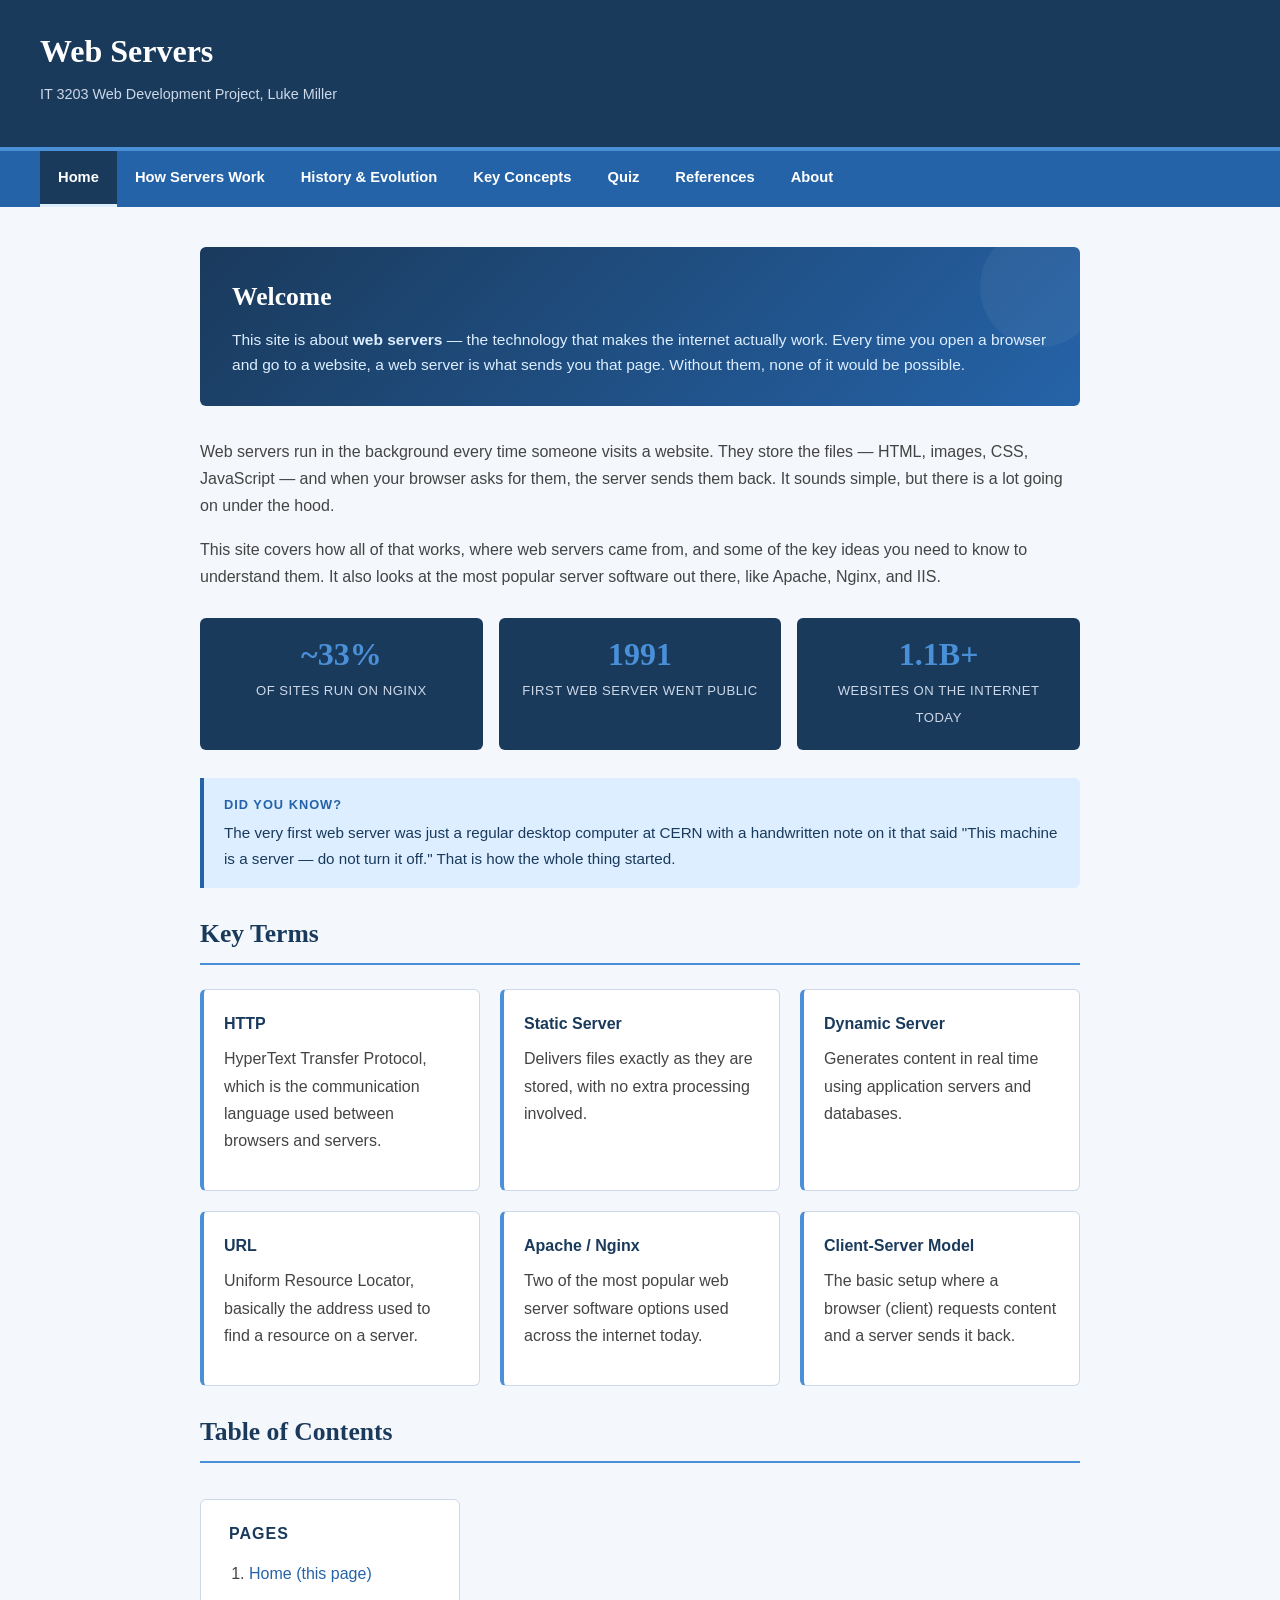
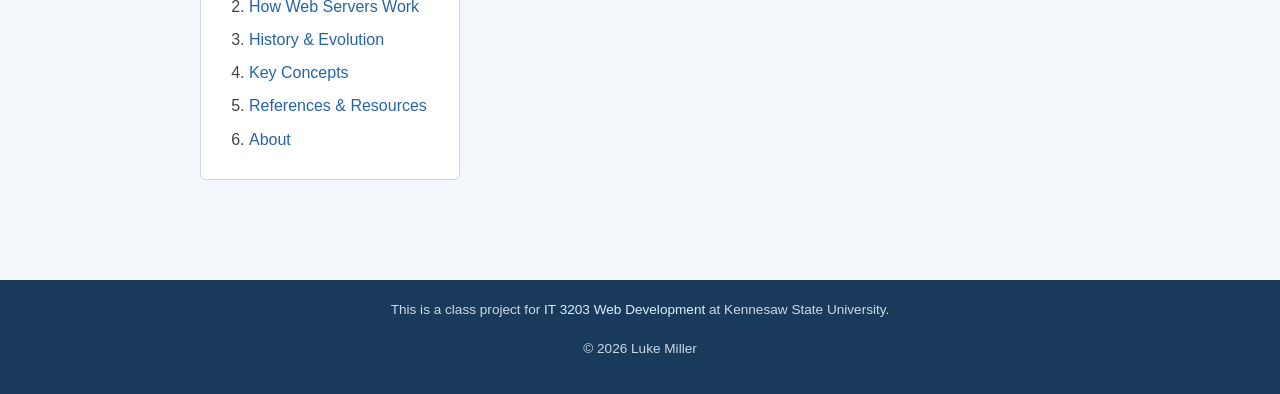
<file: index.html>
<!DOCTYPE html>
<html lang="en">
<head>
    <meta charset="UTF-8">
    <meta name="viewport" content="width=device-width, initial-scale=1.0">
    <title>Web Servers - Home</title>
    <link rel="stylesheet" href="styles.css">
</head>
<body>

<div class="page-wrapper">

    <!-- header -->
    <header>
        <div class="header-text"><h1>Web Servers</h1>
        <p>IT 3203 Web Development Project, Luke Miller</p></div>
        <button class="menu-toggle" id="menu-toggle" aria-expanded="false" aria-controls="main-nav">Menu</button>
    </header>

    <!-- navigation -->
    <nav id="main-nav">
        <ul>
            <li><a href="index.html" class="active">Home</a></li>
            <li><a href="how-servers-work.html">How Servers Work</a></li>
            <li><a href="history.html">History &amp; Evolution</a></li>
            <li><a href="key-concepts.html">Key Concepts</a></li>
            <li><a href="quiz.html">Quiz</a></li>
            <li><a href="references.html">References</a></li>
            <li><a href="about.html">About</a></li>
        </ul>
    </nav>

    <!-- main content -->
    <main>

        <div class="page-hero">
            <h2>Welcome</h2>
            <p>
                This site is about <strong>web servers</strong> — the technology that makes the internet
                actually work. Every time you open a browser and go to a website, a web server is what
                sends you that page. Without them, none of it would be possible.
            </p>
        </div>

        <p>
            Web servers run in the background every time someone visits a website. They store the files —
            HTML, images, CSS, JavaScript — and when your browser asks for them, the server sends them back.
            It sounds simple, but there is a lot going on under the hood.
        </p>
        <p>
            This site covers how all of that works, where web servers came from, and some of the key ideas
            you need to know to understand them. It also looks at the most popular server software out there,
            like Apache, Nginx, and IIS.
        </p>

        <!-- quick stats -->
        <div class="stats-bar">
            <div class="stat-card">
                <span class="stat-number">~33%</span>
                <span class="stat-label">of sites run on Nginx</span>
            </div>
            <div class="stat-card">
                <span class="stat-number">1991</span>
                <span class="stat-label">First web server went public</span>
            </div>
            <div class="stat-card">
                <span class="stat-number">1.1B+</span>
                <span class="stat-label">Websites on the internet today</span>
            </div>
        </div>

        <div class="callout">
            <strong>Did you know?</strong>
            The very first web server was just a regular desktop computer at CERN with a handwritten note
            on it that said "This machine is a server — do not turn it off." That is how the whole thing started.
        </div>

        <!-- key terms section -->
        <h2 class="section-title">Key Terms</h2>
        <div class="card-grid">
            <div class="card">
                <h3>HTTP</h3>
                <p>HyperText Transfer Protocol, which is the communication language used between browsers and servers.</p>
            </div>
            <div class="card">
                <h3>Static Server</h3>
                <p>Delivers files exactly as they are stored, with no extra processing involved.</p>
            </div>
            <div class="card">
                <h3>Dynamic Server</h3>
                <p>Generates content in real time using application servers and databases.</p>
            </div>
            <div class="card">
                <h3>URL</h3>
                <p>Uniform Resource Locator, basically the address used to find a resource on a server.</p>
            </div>
            <div class="card">
                <h3>Apache / Nginx</h3>
                <p>Two of the most popular web server software options used across the internet today.</p>
            </div>
            <div class="card">
                <h3>Client-Server Model</h3>
                <p>The basic setup where a browser (client) requests content and a server sends it back.</p>
            </div>
        </div>

        <!-- table of contents -->
        <h2 class="section-title">Table of Contents</h2>
        <div class="toc">
            <h3>Pages</h3>
            <ol>
                <li><a href="index.html">Home (this page)</a></li>
                <li><a href="how-servers-work.html">How Web Servers Work</a></li>
                <li><a href="history.html">History &amp; Evolution</a></li>
                <li><a href="key-concepts.html">Key Concepts</a></li>
                <li><a href="references.html">References &amp; Resources</a></li>
                <li><a href="about.html">About</a></li>
            </ol>
        </div>

    </main>

    <!-- footer - required class project note -->
    <footer>
        <p>This is a class project for <a href="https://ksuweb.github.io/IT3203/" target="_blank">IT 3203 Web Development</a> at Kennesaw State University.</p>
        <p style="margin-top: 6px;">&copy; 2026 Luke Miller</p>
    </footer>

</div>

<script src="main.js"></script>
</body>
</html>
</file>
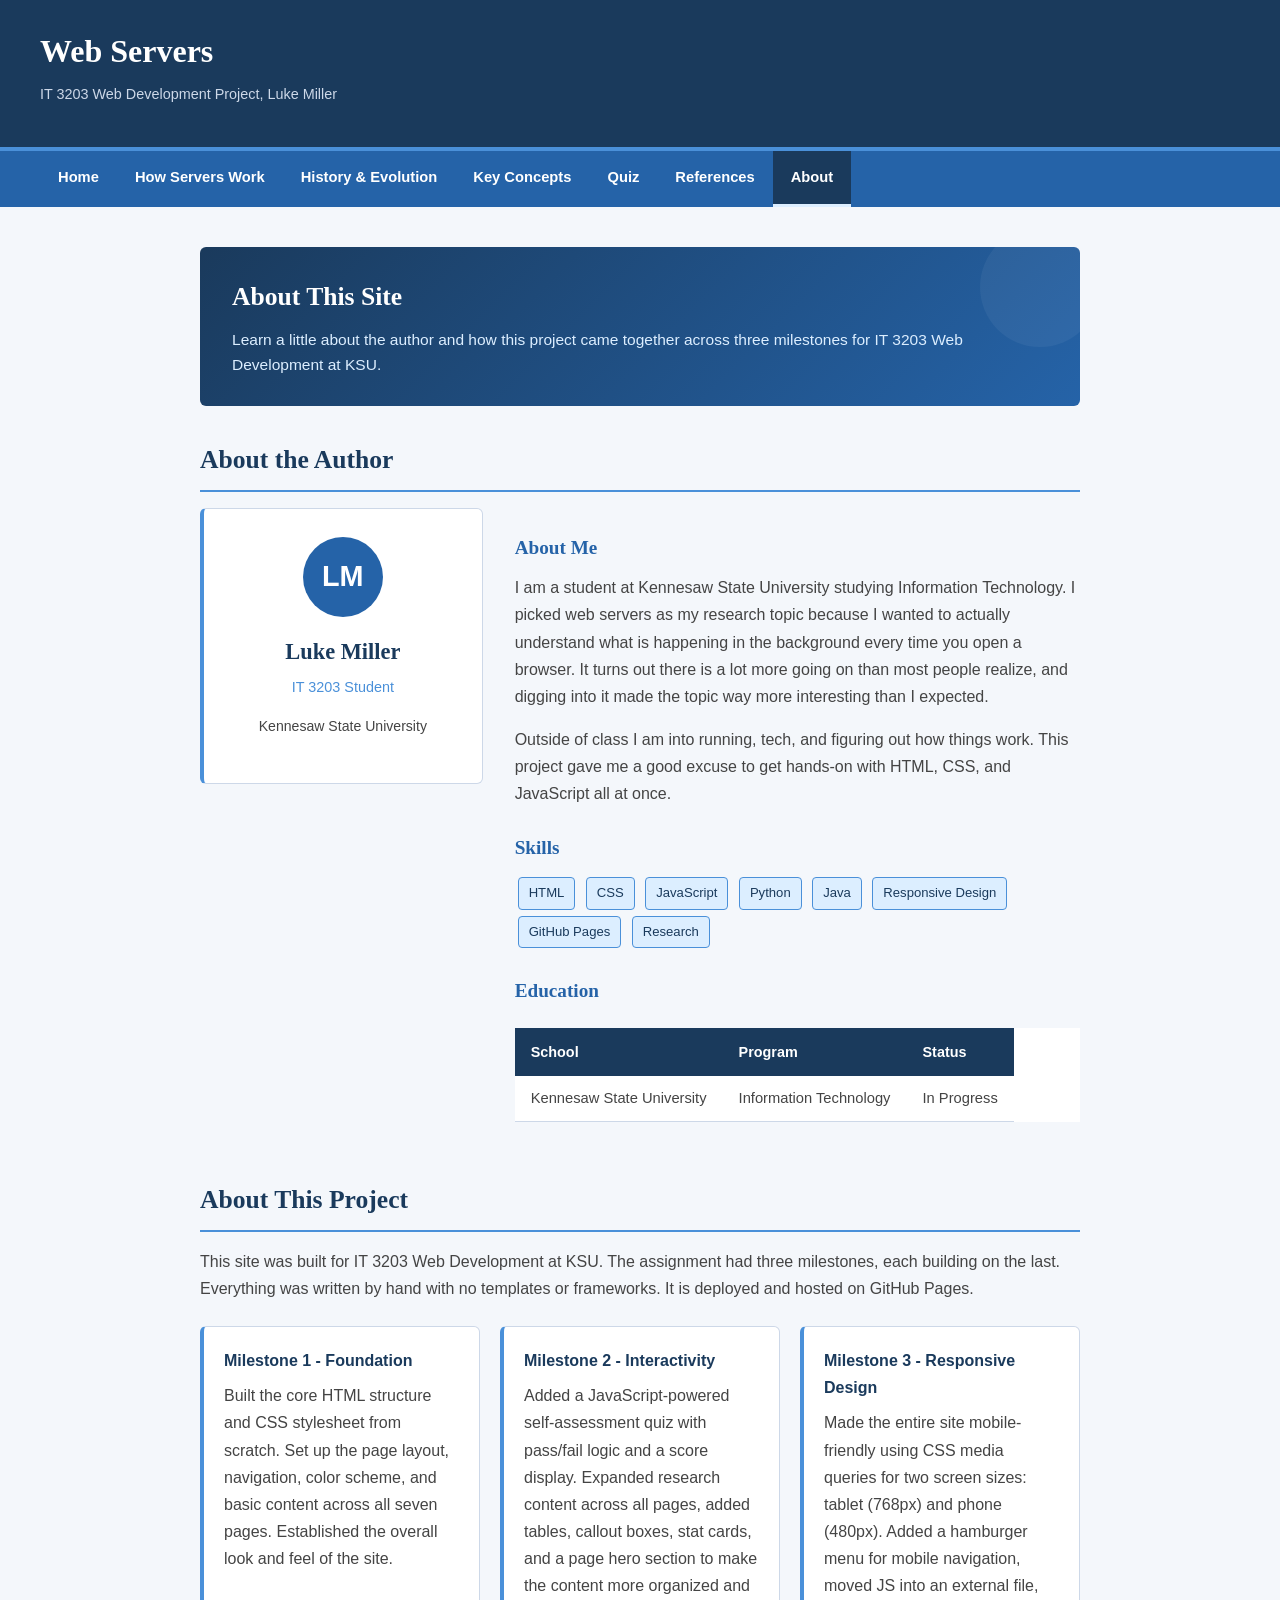
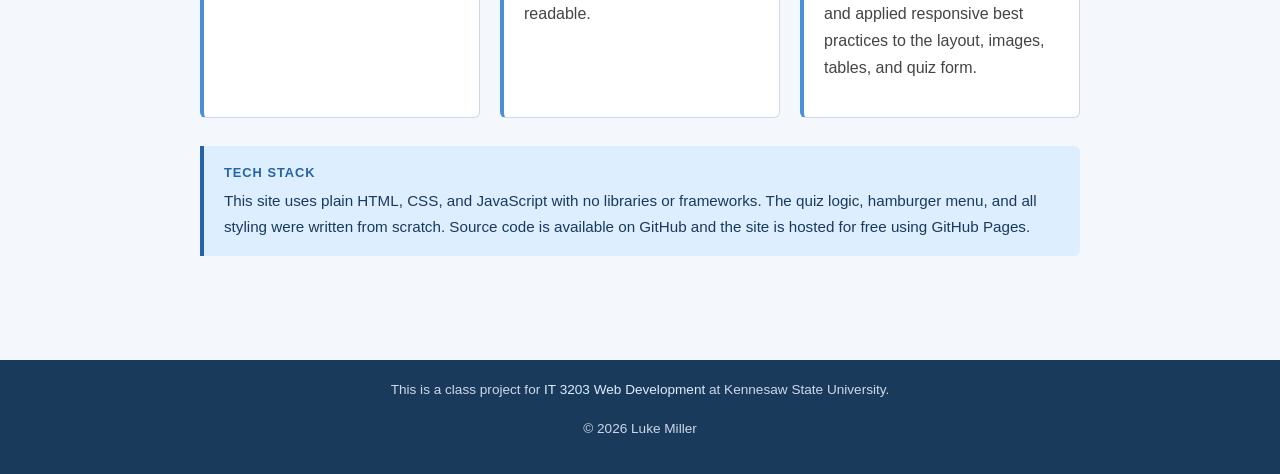
<file: about.html>
<!DOCTYPE html>
<html lang="en">
<head>
    <meta charset="UTF-8">
    <meta name="viewport" content="width=device-width, initial-scale=1.0">
    <title>About - Web Servers</title>
    <link rel="stylesheet" href="styles.css">
</head>
<body>
<div class="page-wrapper">

    <header>
        <div class="header-text"><h1>Web Servers</h1>
        <p>IT 3203 Web Development Project, Luke Miller</p></div>
        <button class="menu-toggle" id="menu-toggle" aria-expanded="false" aria-controls="main-nav">Menu</button>
    </header>

    <nav id="main-nav">
        <ul>
            <li><a href="index.html">Home</a></li>
            <li><a href="how-servers-work.html">How Servers Work</a></li>
            <li><a href="history.html">History &amp; Evolution</a></li>
            <li><a href="key-concepts.html">Key Concepts</a></li>
            <li><a href="quiz.html">Quiz</a></li>
            <li><a href="references.html">References</a></li>
            <li><a href="about.html" class="active">About</a></li>
        </ul>
    </nav>

    <main>

        <div class="page-hero">
            <h2>About This Site</h2>
            <p>
                Learn a little about the author and how this project came together
                across three milestones for IT 3203 Web Development at KSU.
            </p>
        </div>

        <!-- author section -->
        <h2 class="section-title">About the Author</h2>

        <div class="about-grid">
            <div>
                <div class="card" style="text-align: center; padding: 28px 20px;">
                    <div style="width: 80px; height: 80px; border-radius: 50%; background-color: #2563a8; color: white; font-size: 1.8rem; font-weight: bold; display: flex; align-items: center; justify-content: center; margin: 0 auto 16px;">
                        LM
                    </div>
                    <h2 style="font-family: Georgia, serif; color: #1a3a5c; font-size: 1.4rem; margin-bottom: 4px;">Luke Miller</h2>
                    <p style="color: #4a90d9; font-size: 0.9rem;">IT 3203 Student</p>
                    <p style="color: #444444; font-size: 0.88rem; margin-top: 8px;">Kennesaw State University</p>
                </div>
            </div>

            <div class="about-info">
                <h3 class="sub-title">About Me</h3>
                <p>
                    I am a student at Kennesaw State University studying Information Technology.
                    I picked web servers as my research topic because I wanted to actually understand
                    what is happening in the background every time you open a browser. It turns out
                    there is a lot more going on than most people realize, and digging into it made
                    the topic way more interesting than I expected.
                </p>
                <p>
                    Outside of class I am into running, tech, and figuring out how things work.
                    This project gave me a good excuse to get hands-on with HTML, CSS, and JavaScript
                    all at once.
                </p>

                <h3 class="sub-title">Skills</h3>
                <div style="margin-bottom: 20px;">
                    <span class="skill-badge">HTML</span>
                    <span class="skill-badge">CSS</span>
                    <span class="skill-badge">JavaScript</span>
                    <span class="skill-badge">Python</span>
                    <span class="skill-badge">Java</span>
                    <span class="skill-badge">Responsive Design</span>
                    <span class="skill-badge">GitHub Pages</span>
                    <span class="skill-badge">Research</span>
                </div>

                <h3 class="sub-title">Education</h3>
                <table>
                    <thead>
                        <tr>
                            <th>School</th>
                            <th>Program</th>
                            <th>Status</th>
                        </tr>
                    </thead>
                    <tbody>
                        <tr>
                            <td>Kennesaw State University</td>
                            <td>Information Technology</td>
                            <td>In Progress</td>
                        </tr>
                    </tbody>
                </table>
            </div>
        </div>

        <!-- project section -->
        <h2 class="section-title" style="margin-top: 36px;">About This Project</h2>

        <p>
            This site was built for IT 3203 Web Development at KSU. The assignment had three milestones,
            each building on the last. Everything was written by hand with no templates or frameworks.
            It is deployed and hosted on GitHub Pages.
        </p>

        <!-- milestone timeline cards -->
        <div class="card-grid" style="margin-top: 24px;">
            <div class="card">
                <h3>Milestone 1 - Foundation</h3>
                <p>
                    Built the core HTML structure and CSS stylesheet from scratch.
                    Set up the page layout, navigation, color scheme, and basic content
                    across all seven pages. Established the overall look and feel of the site.
                </p>
            </div>
            <div class="card">
                <h3>Milestone 2 - Interactivity</h3>
                <p>
                    Added a JavaScript-powered self-assessment quiz with pass/fail logic
                    and a score display. Expanded research content across all pages, added
                    tables, callout boxes, stat cards, and a page hero section to make the
                    content more organized and readable.
                </p>
            </div>
            <div class="card">
                <h3>Milestone 3 - Responsive Design</h3>
                <p>
                    Made the entire site mobile-friendly using CSS media queries for two
                    screen sizes: tablet (768px) and phone (480px). Added a hamburger menu
                    for mobile navigation, moved JS into an external file, and applied
                    responsive best practices to the layout, images, tables, and quiz form.
                </p>
            </div>
        </div>

        <div class="callout" style="margin-top: 28px;">
            <strong>Tech Stack</strong>
            This site uses plain HTML, CSS, and JavaScript with no libraries or frameworks.
            The quiz logic, hamburger menu, and all styling were written from scratch.
            Source code is available on GitHub and the site is hosted for free using GitHub Pages.
        </div>

    </main>

    <footer>
        <p>This is a class project for <a href="https://ksuweb.github.io/IT3203/" target="_blank">IT 3203 Web Development</a> at Kennesaw State University.</p>
        <p style="margin-top: 6px;">&copy; 2026 Luke Miller</p>
    </footer>

</div>
<script src="main.js"></script>
</body>
</html>
</file>
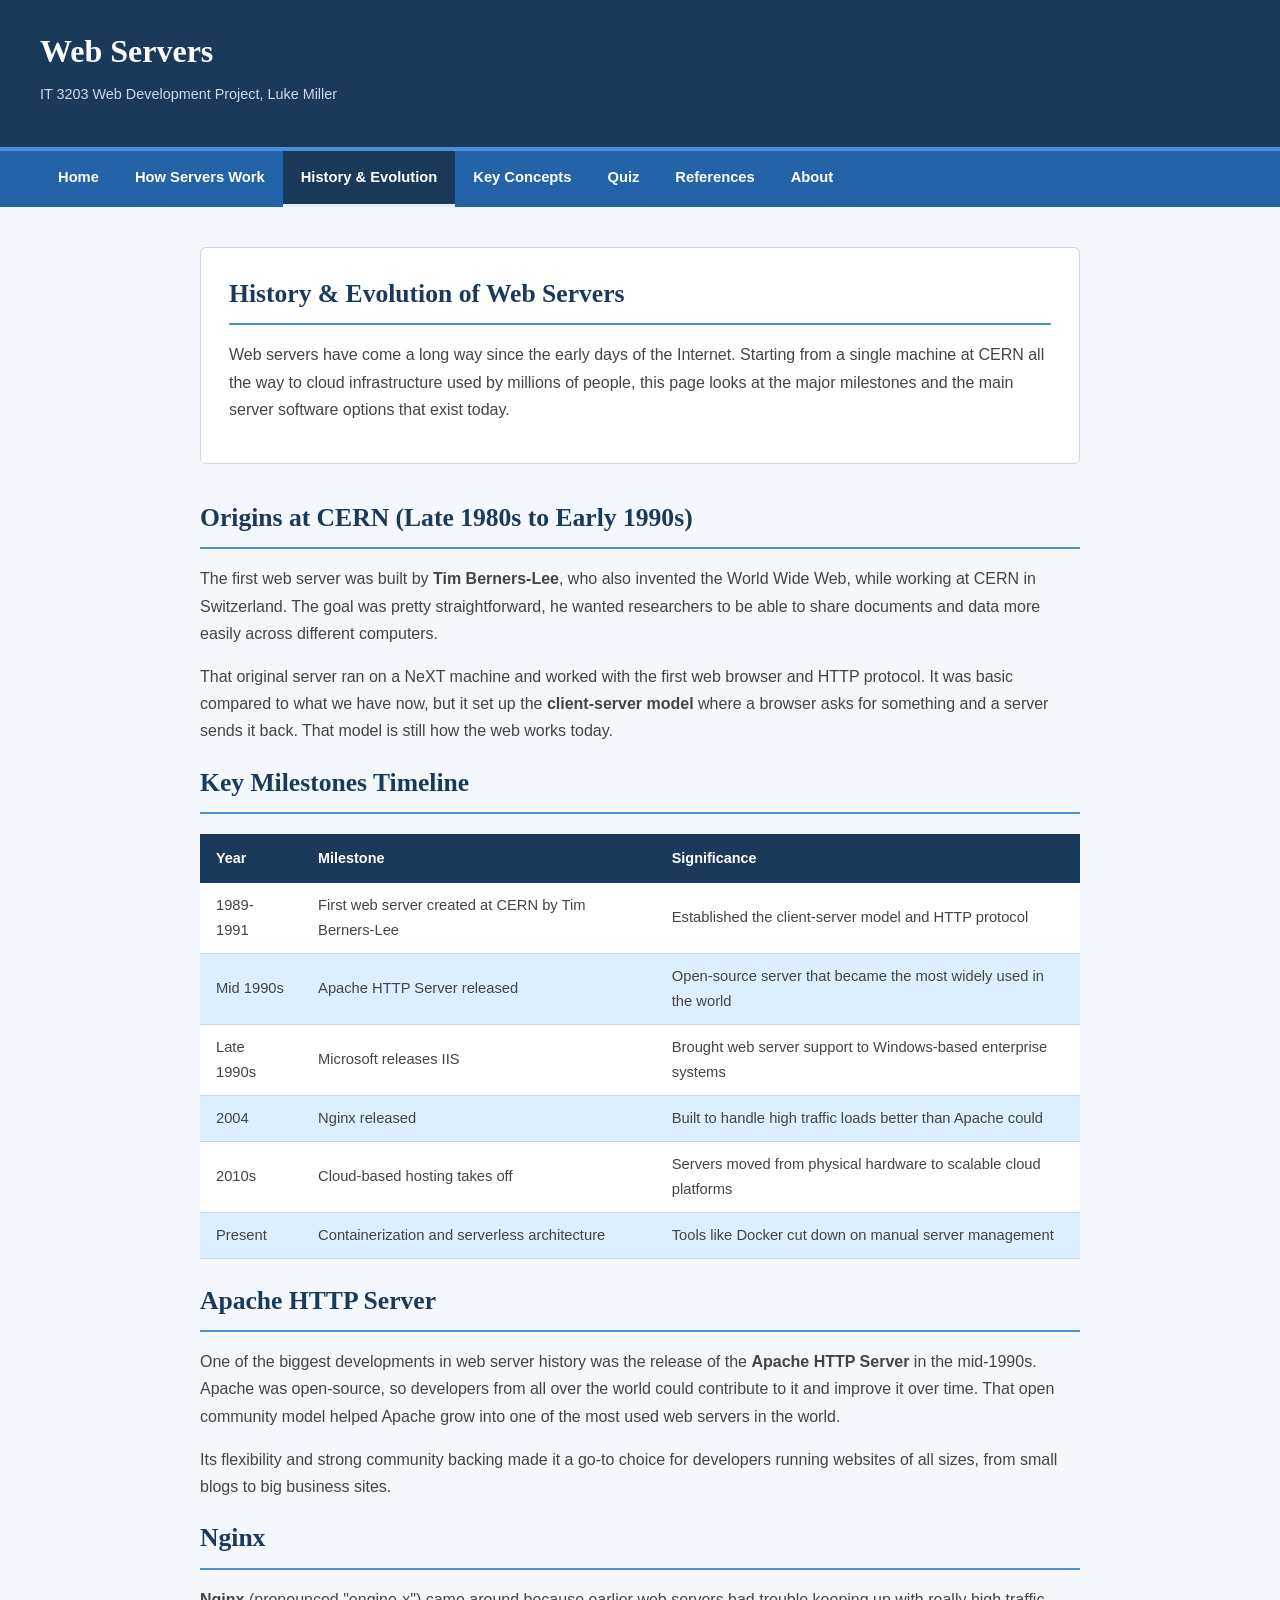
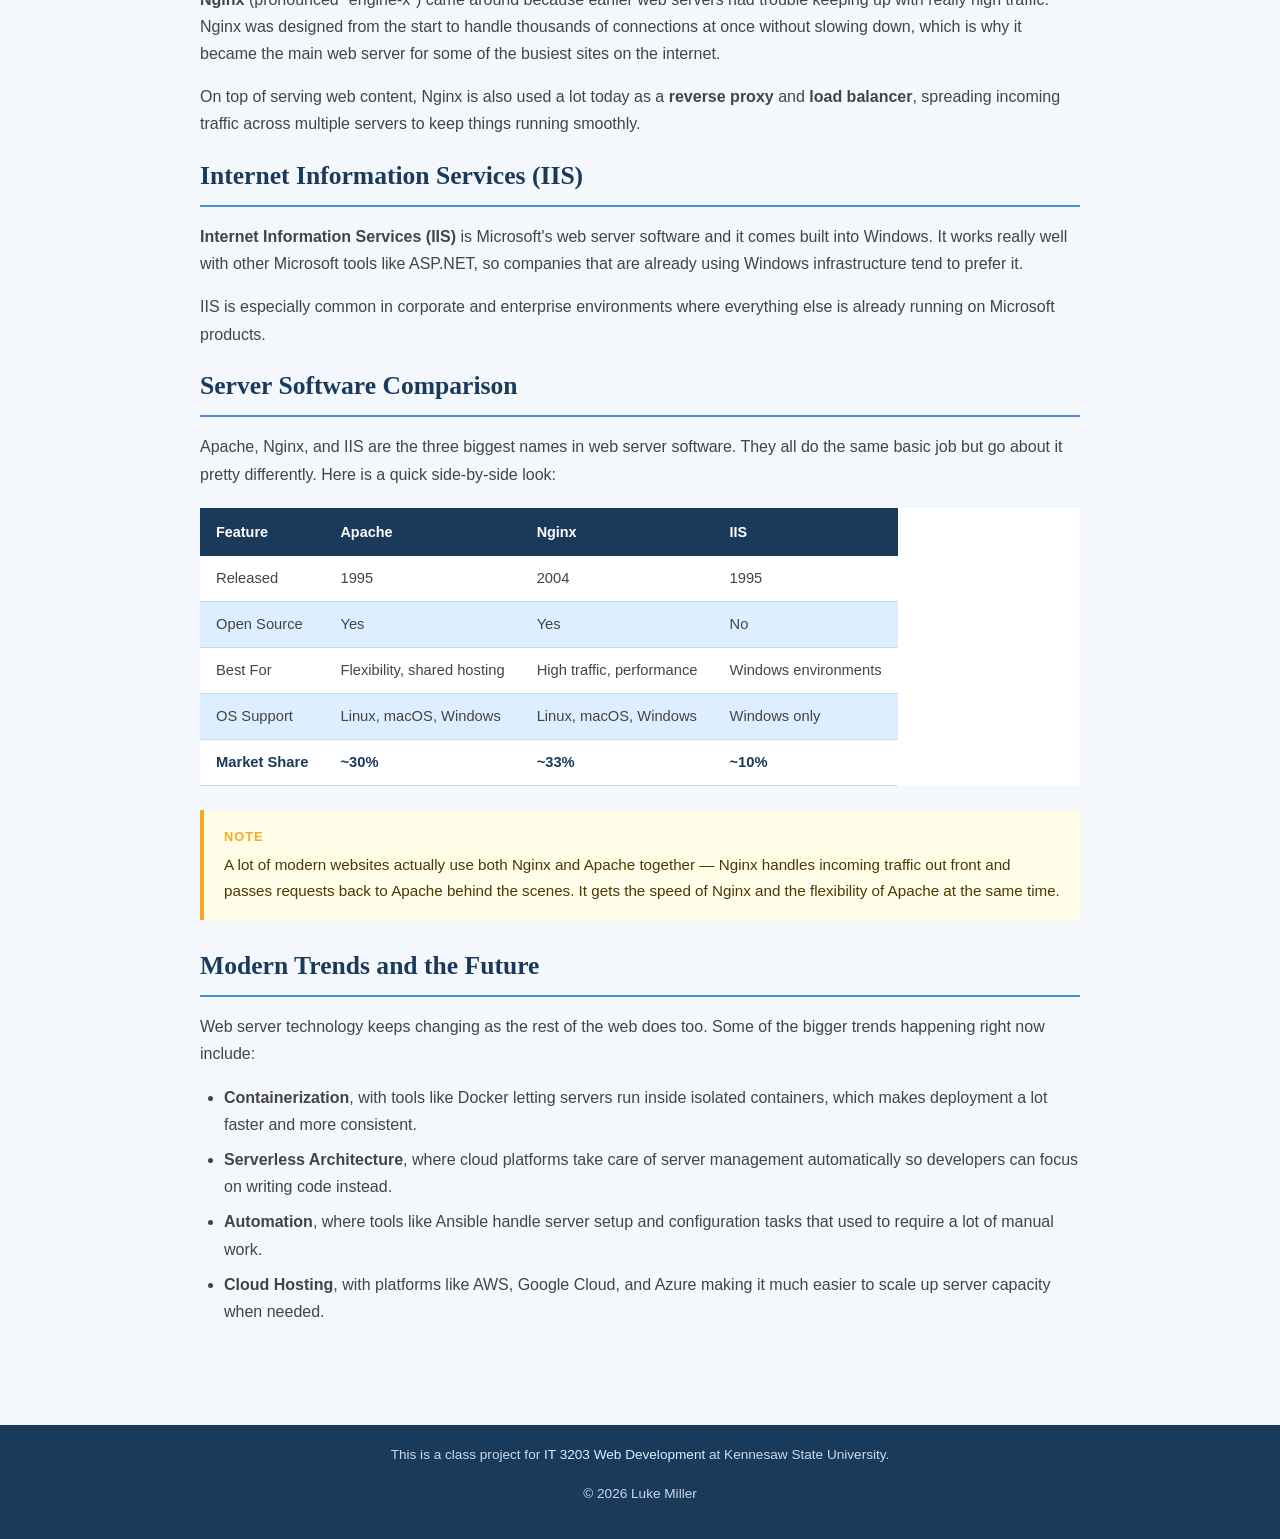
<file: history.html>
<!DOCTYPE html>
<html lang="en">
<head>
    <meta charset="UTF-8">
    <meta name="viewport" content="width=device-width, initial-scale=1.0">
    <title>History and Evolution of Web Servers</title>
    <link rel="stylesheet" href="styles.css">
</head>
<body>
<div class="page-wrapper">

    <header>
        <div class="header-text"><h1>Web Servers</h1>
        <p>IT 3203 Web Development Project, Luke Miller</p></div>
        <button class="menu-toggle" id="menu-toggle" aria-expanded="false" aria-controls="main-nav">Menu</button>
    </header>

    <nav id="main-nav">
        <ul>
            <li><a href="index.html">Home</a></li>
            <li><a href="how-servers-work.html">How Servers Work</a></li>
            <li><a href="history.html" class="active">History &amp; Evolution</a></li>
            <li><a href="key-concepts.html">Key Concepts</a></li>
            <li><a href="quiz.html">Quiz</a></li>
            <li><a href="references.html">References</a></li>
            <li><a href="about.html">About</a></li>
        </ul>
    </nav>

    <main>

        <div id="page-intro">
            <h2 class="section-title">History &amp; Evolution of Web Servers</h2>
            <p>
                Web servers have come a long way since the early days of the Internet. Starting from
                a single machine at CERN all the way to cloud infrastructure used by millions of people,
                this page looks at the major milestones and the main server software options that exist today.
            </p>
        </div>

        <h2 class="section-title">Origins at CERN (Late 1980s to Early 1990s)</h2>
        <p>
            The first web server was built by <strong>Tim Berners-Lee</strong>, who also invented the
            World Wide Web, while working at CERN in Switzerland. The goal was pretty straightforward,
            he wanted researchers to be able to share documents and data more easily across different computers.
        </p>
        <p>
            That original server ran on a NeXT machine and worked with the first web browser and HTTP protocol.
            It was basic compared to what we have now, but it set up the <strong>client-server model</strong>
            where a browser asks for something and a server sends it back. That model is still how the web
            works today.
        </p>

        <!-- timeline table -->
        <h2 class="section-title">Key Milestones Timeline</h2>
        <table>
            <thead>
                <tr>
                    <th>Year</th>
                    <th>Milestone</th>
                    <th>Significance</th>
                </tr>
            </thead>
            <tbody>
                <tr>
                    <td>1989-1991</td>
                    <td>First web server created at CERN by Tim Berners-Lee</td>
                    <td>Established the client-server model and HTTP protocol</td>
                </tr>
                <tr>
                    <td>Mid 1990s</td>
                    <td>Apache HTTP Server released</td>
                    <td>Open-source server that became the most widely used in the world</td>
                </tr>
                <tr>
                    <td>Late 1990s</td>
                    <td>Microsoft releases IIS</td>
                    <td>Brought web server support to Windows-based enterprise systems</td>
                </tr>
                <tr>
                    <td>2004</td>
                    <td>Nginx released</td>
                    <td>Built to handle high traffic loads better than Apache could</td>
                </tr>
                <tr>
                    <td>2010s</td>
                    <td>Cloud-based hosting takes off</td>
                    <td>Servers moved from physical hardware to scalable cloud platforms</td>
                </tr>
                <tr>
                    <td>Present</td>
                    <td>Containerization and serverless architecture</td>
                    <td>Tools like Docker cut down on manual server management</td>
                </tr>
            </tbody>
        </table>

        <h2 class="section-title">Apache HTTP Server</h2>
        <p>
            One of the biggest developments in web server history was the release of the
            <strong>Apache HTTP Server</strong> in the mid-1990s. Apache was open-source, so developers
            from all over the world could contribute to it and improve it over time. That open community
            model helped Apache grow into one of the most used web servers in the world.
        </p>
        <p>
            Its flexibility and strong community backing made it a go-to choice for developers running
            websites of all sizes, from small blogs to big business sites.
        </p>

        <h2 class="section-title">Nginx</h2>
        <p>
            <strong>Nginx</strong> (pronounced "engine-x") came around because earlier web servers had
            trouble keeping up with really high traffic. Nginx was designed from the start to handle
            thousands of connections at once without slowing down, which is why it became the main
            web server for some of the busiest sites on the internet.
        </p>
        <p>
            On top of serving web content, Nginx is also used a lot today as a <strong>reverse proxy</strong>
            and <strong>load balancer</strong>, spreading incoming traffic across multiple servers to
            keep things running smoothly.
        </p>

        <h2 class="section-title">Internet Information Services (IIS)</h2>
        <p>
            <strong>Internet Information Services (IIS)</strong> is Microsoft's web server software and
            it comes built into Windows. It works really well with other Microsoft tools like ASP.NET,
            so companies that are already using Windows infrastructure tend to prefer it.
        </p>
        <p>
            IIS is especially common in corporate and enterprise environments where everything else
            is already running on Microsoft products.
        </p>

        <h2 class="section-title">Server Software Comparison</h2>
        <p>
            Apache, Nginx, and IIS are the three biggest names in web server software. They all do
            the same basic job but go about it pretty differently. Here is a quick side-by-side look:
        </p>

        <table>
            <thead>
                <tr>
                    <th>Feature</th>
                    <th>Apache</th>
                    <th>Nginx</th>
                    <th>IIS</th>
                </tr>
            </thead>
            <tbody>
                <tr>
                    <td>Released</td>
                    <td>1995</td>
                    <td>2004</td>
                    <td>1995</td>
                </tr>
                <tr>
                    <td>Open Source</td>
                    <td>Yes</td>
                    <td>Yes</td>
                    <td>No</td>
                </tr>
                <tr>
                    <td>Best For</td>
                    <td>Flexibility, shared hosting</td>
                    <td>High traffic, performance</td>
                    <td>Windows environments</td>
                </tr>
                <tr>
                    <td>OS Support</td>
                    <td>Linux, macOS, Windows</td>
                    <td>Linux, macOS, Windows</td>
                    <td>Windows only</td>
                </tr>
                <tr class="highlight-row">
                    <td>Market Share</td>
                    <td>~30%</td>
                    <td>~33%</td>
                    <td>~10%</td>
                </tr>
            </tbody>
        </table>

        <div class="callout note">
            <strong>Note</strong>
            A lot of modern websites actually use both Nginx and Apache together — Nginx handles incoming
            traffic out front and passes requests back to Apache behind the scenes. It gets the speed
            of Nginx and the flexibility of Apache at the same time.
        </div>

        <h2 class="section-title">Modern Trends and the Future</h2>
        <p>
            Web server technology keeps changing as the rest of the web does too. Some of the bigger
            trends happening right now include:
        </p>
        <ul class="content-list">
            <li><strong>Containerization</strong>, with tools like Docker letting servers run inside isolated
            containers, which makes deployment a lot faster and more consistent.</li>
            <li><strong>Serverless Architecture</strong>, where cloud platforms take care of server management
            automatically so developers can focus on writing code instead.</li>
            <li><strong>Automation</strong>, where tools like Ansible handle server setup and configuration
            tasks that used to require a lot of manual work.</li>
            <li><strong>Cloud Hosting</strong>, with platforms like AWS, Google Cloud, and Azure making it
            much easier to scale up server capacity when needed.</li>
        </ul>

    </main>

    <footer>
        <p>This is a class project for <a href="https://ksuweb.github.io/IT3203/" target="_blank">IT 3203 Web Development</a> at Kennesaw State University.</p>
        <p style="margin-top: 6px;">&copy; 2026 Luke Miller</p>
    </footer>

</div>
<script src="main.js"></script>
</body>
</html>
</file>
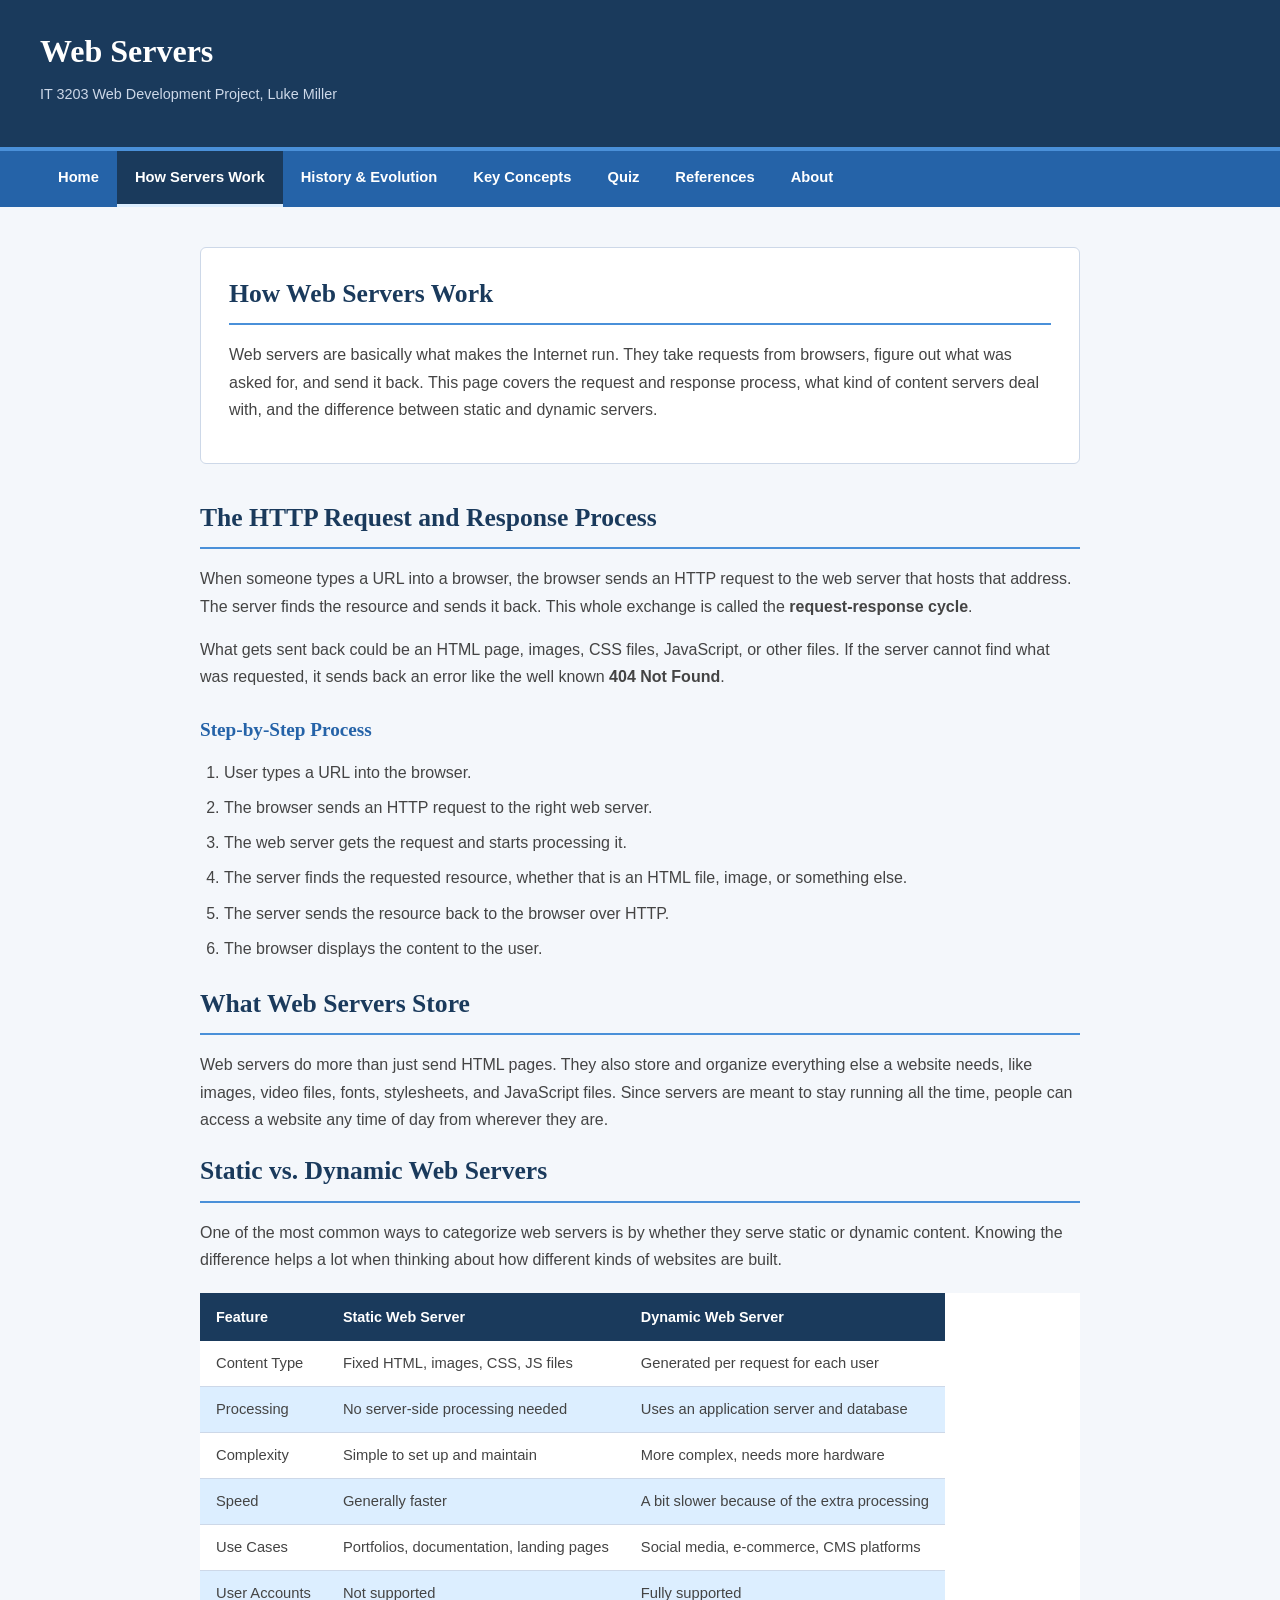
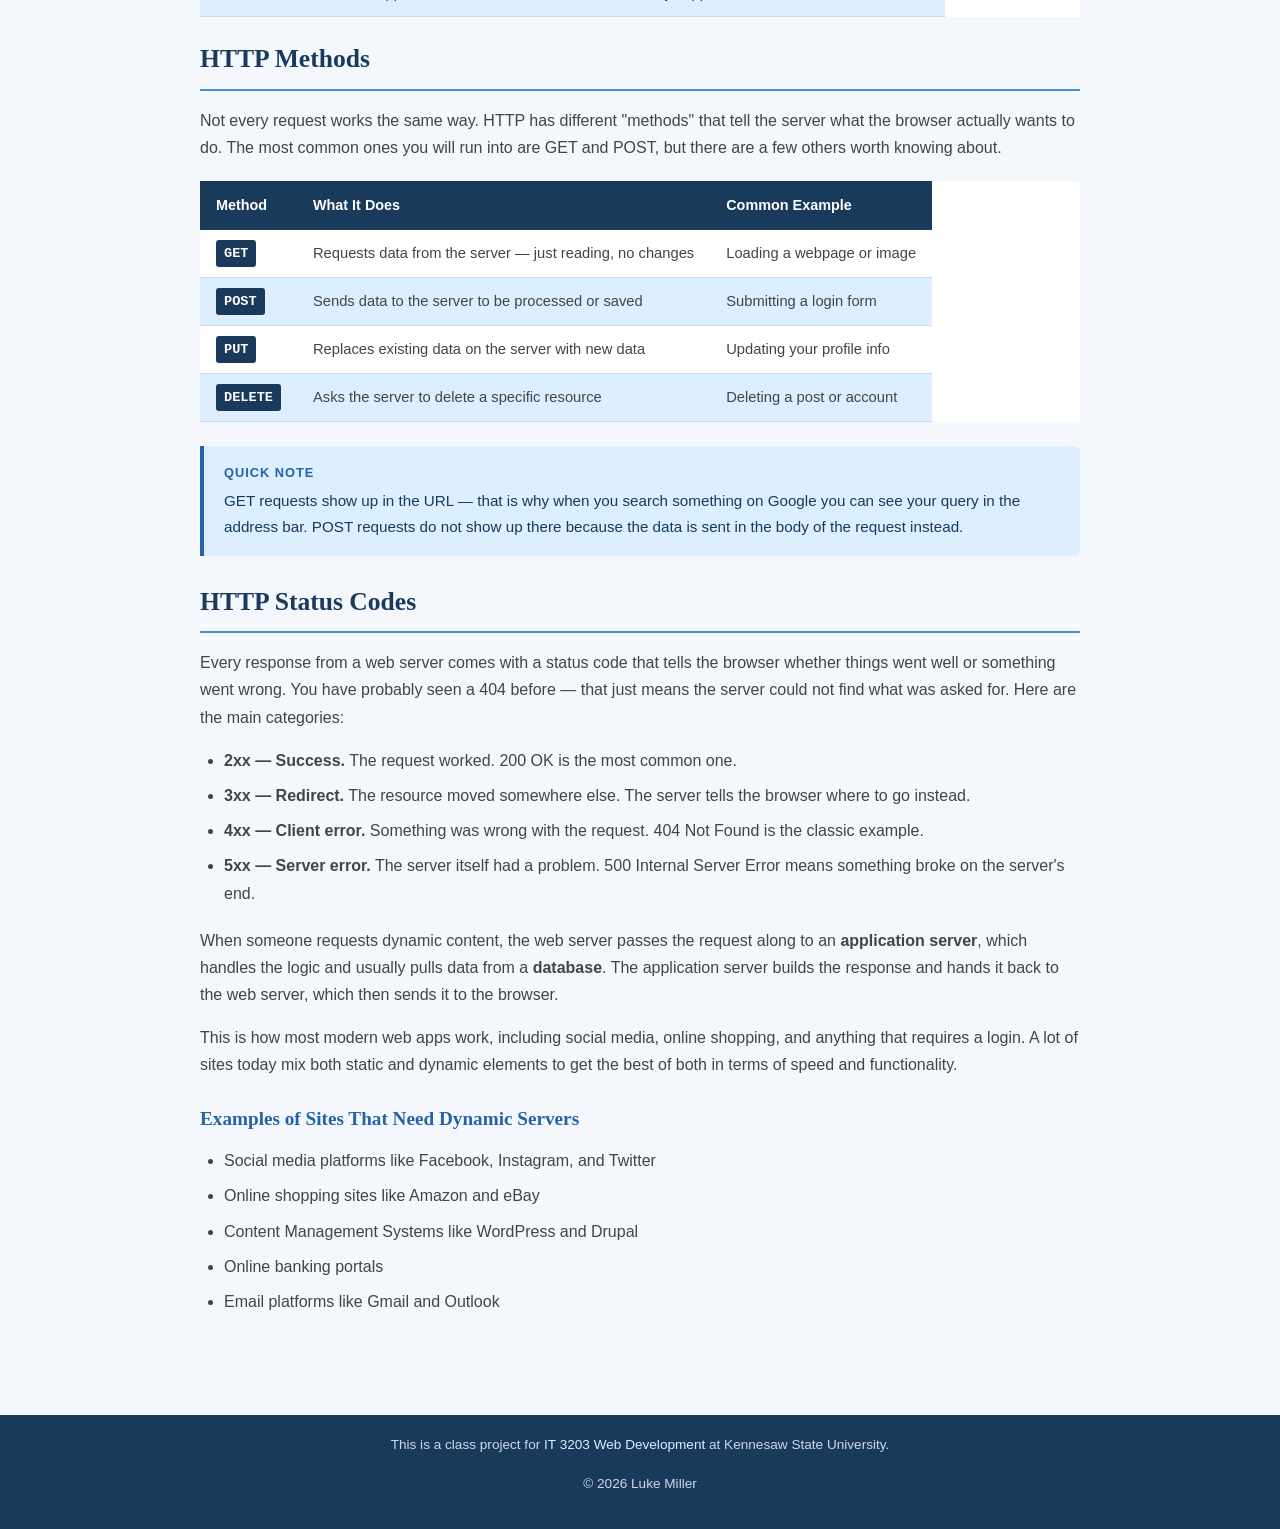
<file: how-servers-work.html>
<!DOCTYPE html>
<html lang="en">
<head>
    <meta charset="UTF-8">
    <meta name="viewport" content="width=device-width, initial-scale=1.0">
    <title>How Web Servers Work</title>
    <link rel="stylesheet" href="styles.css">
</head>
<body>
<div class="page-wrapper">

    <!-- header -->
    <header>
        <div class="header-text"><h1>Web Servers</h1>
        <p>IT 3203 Web Development Project, Luke Miller</p></div>
        <button class="menu-toggle" id="menu-toggle" aria-expanded="false" aria-controls="main-nav">Menu</button>
    </header>

    <!-- nav menu -->
    <nav id="main-nav">
        <ul>
            <li><a href="index.html">Home</a></li>
            <li><a href="how-servers-work.html" class="active">How Servers Work</a></li>
            <li><a href="history.html">History &amp; Evolution</a></li>
            <li><a href="key-concepts.html">Key Concepts</a></li>
            <li><a href="quiz.html">Quiz</a></li>
            <li><a href="references.html">References</a></li>
            <li><a href="about.html">About</a></li>
        </ul>
    </nav>

    <main>
        <div id="page-intro">
            <h2 class="section-title">How Web Servers Work</h2>
            <p>
                Web servers are basically what makes the Internet run. They take requests from browsers,
                figure out what was asked for, and send it back. This page covers the request and response
                process, what kind of content servers deal with, and the difference between static and dynamic servers.
            </p>
        </div>

        <h2 class="section-title">The HTTP Request and Response Process</h2>
        <p>
            When someone types a URL into a browser, the browser sends an HTTP request to the web server
            that hosts that address. The server finds the resource and sends it back. This whole exchange
            is called the <strong>request-response cycle</strong>.
        </p>
        <p>
            What gets sent back could be an HTML page, images, CSS files, JavaScript, or other files.
            If the server cannot find what was requested, it sends back an error like the well known
            <strong>404 Not Found</strong>.
        </p>

        <h3 class="sub-title">Step-by-Step Process</h3>
        <ol class="content-list">
            <li>User types a URL into the browser.</li>
            <li>The browser sends an HTTP request to the right web server.</li>
            <li>The web server gets the request and starts processing it.</li>
            <li>The server finds the requested resource, whether that is an HTML file, image, or something else.</li>
            <li>The server sends the resource back to the browser over HTTP.</li>
            <li>The browser displays the content to the user.</li>
        </ol>

        <h2 class="section-title">What Web Servers Store</h2>
        <p>
            Web servers do more than just send HTML pages. They also store and organize everything else
            a website needs, like images, video files, fonts, stylesheets, and JavaScript files.
            Since servers are meant to stay running all the time, people can access a website any time of day
            from wherever they are.
        </p>

        <!-- comparison table for static vs dynamic -->
        <h2 class="section-title">Static vs. Dynamic Web Servers</h2>
        <p>
            One of the most common ways to categorize web servers is by whether they serve static or
            dynamic content. Knowing the difference helps a lot when thinking about how different
            kinds of websites are built.
        </p>

        <table>
            <thead>
                <tr>
                    <th>Feature</th>
                    <th>Static Web Server</th>
                    <th>Dynamic Web Server</th>
                </tr>
            </thead>
            <tbody>
                <tr>
                    <td>Content Type</td>
                    <td>Fixed HTML, images, CSS, JS files</td>
                    <td>Generated per request for each user</td>
                </tr>
                <tr>
                    <td>Processing</td>
                    <td>No server-side processing needed</td>
                    <td>Uses an application server and database</td>
                </tr>
                <tr>
                    <td>Complexity</td>
                    <td>Simple to set up and maintain</td>
                    <td>More complex, needs more hardware</td>
                </tr>
                <tr>
                    <td>Speed</td>
                    <td>Generally faster</td>
                    <td>A bit slower because of the extra processing</td>
                </tr>
                <tr>
                    <td>Use Cases</td>
                    <td>Portfolios, documentation, landing pages</td>
                    <td>Social media, e-commerce, CMS platforms</td>
                </tr>
                <tr>
                    <td>User Accounts</td>
                    <td>Not supported</td>
                    <td>Fully supported</td>
                </tr>
            </tbody>
        </table>

        <h2 class="section-title">HTTP Methods</h2>
        <p>
            Not every request works the same way. HTTP has different "methods" that tell the server
            what the browser actually wants to do. The most common ones you will run into are GET and POST,
            but there are a few others worth knowing about.
        </p>

        <table>
            <thead>
                <tr>
                    <th>Method</th>
                    <th>What It Does</th>
                    <th>Common Example</th>
                </tr>
            </thead>
            <tbody>
                <tr>
                    <td><span class="method-badge">GET</span></td>
                    <td>Requests data from the server — just reading, no changes</td>
                    <td>Loading a webpage or image</td>
                </tr>
                <tr>
                    <td><span class="method-badge">POST</span></td>
                    <td>Sends data to the server to be processed or saved</td>
                    <td>Submitting a login form</td>
                </tr>
                <tr>
                    <td><span class="method-badge">PUT</span></td>
                    <td>Replaces existing data on the server with new data</td>
                    <td>Updating your profile info</td>
                </tr>
                <tr>
                    <td><span class="method-badge">DELETE</span></td>
                    <td>Asks the server to delete a specific resource</td>
                    <td>Deleting a post or account</td>
                </tr>
            </tbody>
        </table>

        <div class="callout">
            <strong>Quick note</strong>
            GET requests show up in the URL — that is why when you search something on Google you can
            see your query in the address bar. POST requests do not show up there because the data
            is sent in the body of the request instead.
        </div>

        <h2 class="section-title">HTTP Status Codes</h2>
        <p>
            Every response from a web server comes with a status code that tells the browser whether
            things went well or something went wrong. You have probably seen a 404 before — that just
            means the server could not find what was asked for. Here are the main categories:
        </p>
        <ul class="content-list">
            <li><strong>2xx — Success.</strong> The request worked. 200 OK is the most common one.</li>
            <li><strong>3xx — Redirect.</strong> The resource moved somewhere else. The server tells the browser where to go instead.</li>
            <li><strong>4xx — Client error.</strong> Something was wrong with the request. 404 Not Found is the classic example.</li>
            <li><strong>5xx — Server error.</strong> The server itself had a problem. 500 Internal Server Error means something broke on the server's end.</li>
        </ul>


        <p>
            When someone requests dynamic content, the web server passes the request along to an
            <strong>application server</strong>, which handles the logic and usually pulls data from a
            <strong>database</strong>. The application server builds the response and hands it back to
            the web server, which then sends it to the browser.
        </p>
        <p>
            This is how most modern web apps work, including social media, online shopping, and anything
            that requires a login. A lot of sites today mix both static and dynamic elements to
            get the best of both in terms of speed and functionality.
        </p>

        <h3 class="sub-title">Examples of Sites That Need Dynamic Servers</h3>
        <ul class="content-list">
            <li>Social media platforms like Facebook, Instagram, and Twitter</li>
            <li>Online shopping sites like Amazon and eBay</li>
            <li>Content Management Systems like WordPress and Drupal</li>
            <li>Online banking portals</li>
            <li>Email platforms like Gmail and Outlook</li>
        </ul>

    </main>

    <footer>
        <p>This is a class project for <a href="https://ksuweb.github.io/IT3203/" target="_blank">IT 3203 Web Development</a> at Kennesaw State University.</p>
        <p style="margin-top: 6px;">&copy; 2026 Luke Miller</p>
    </footer>

</div>
<script src="main.js"></script>
</body>
</html>
</file>
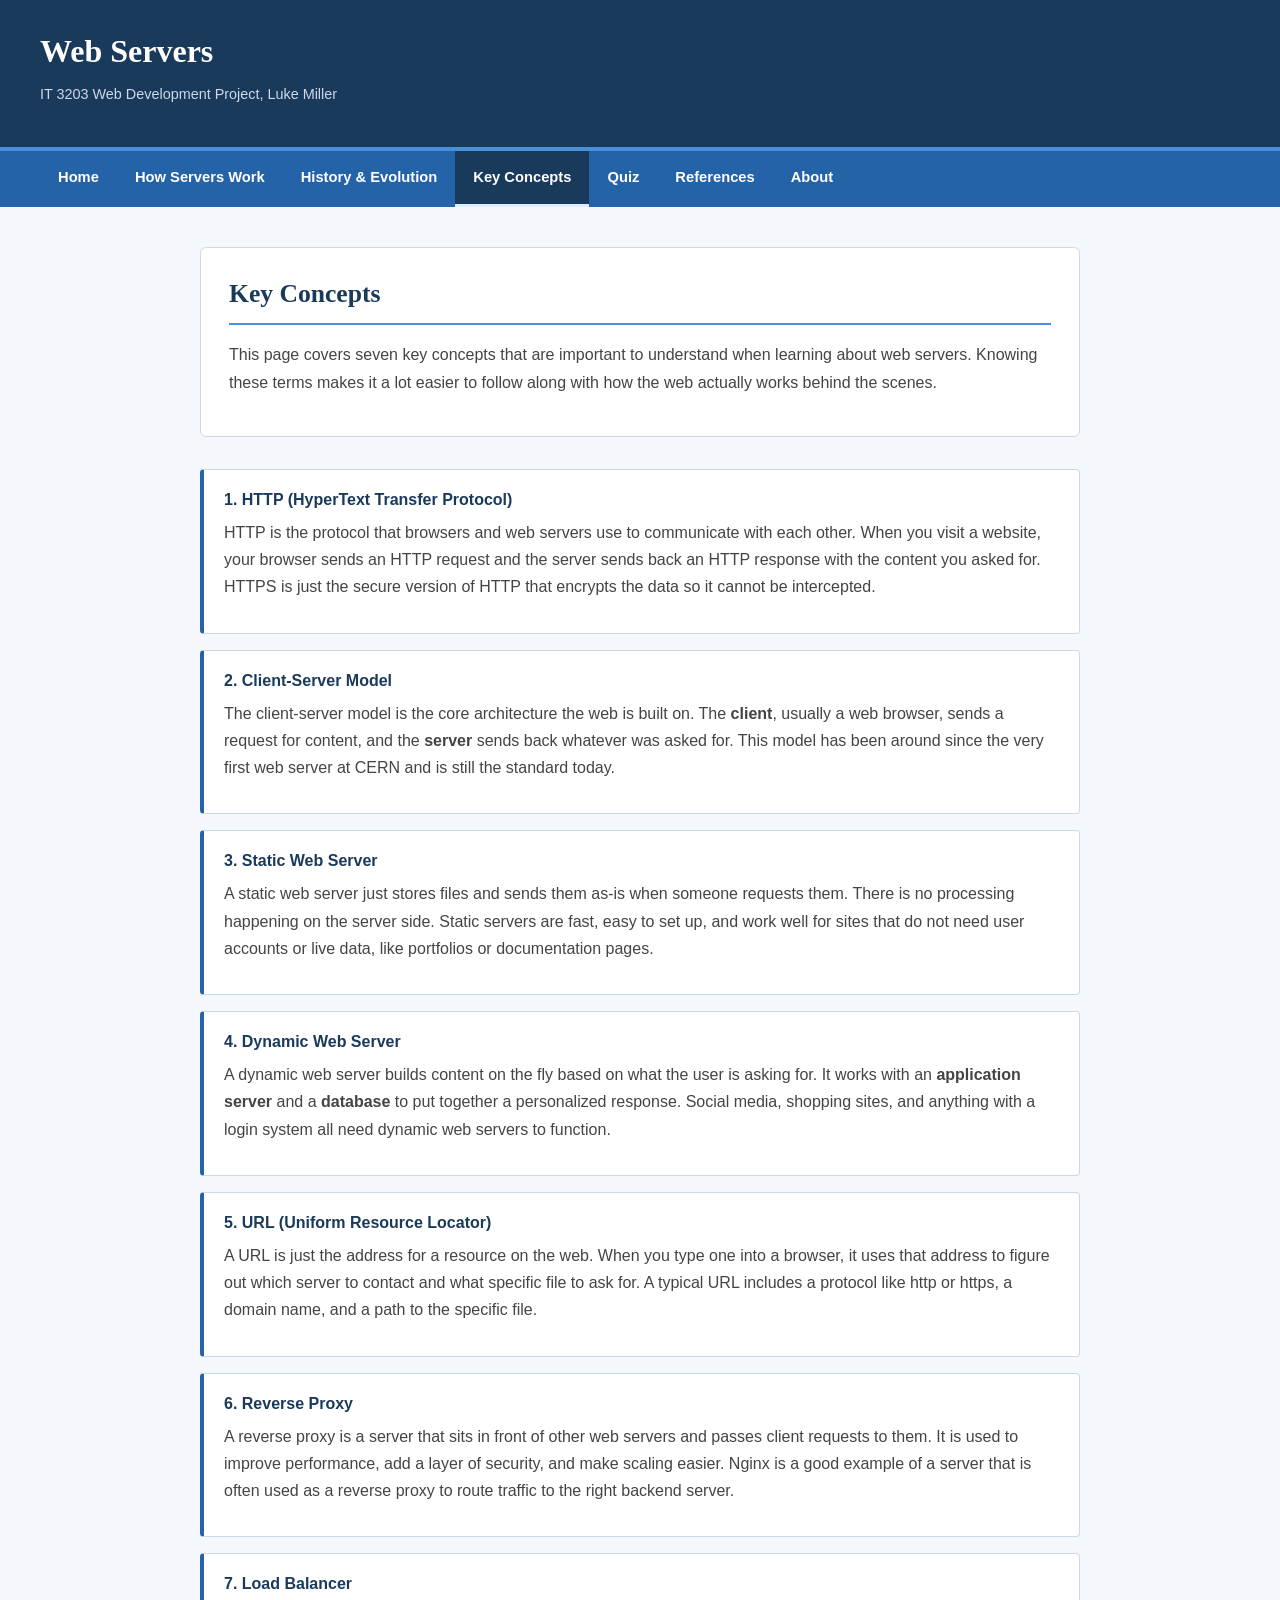
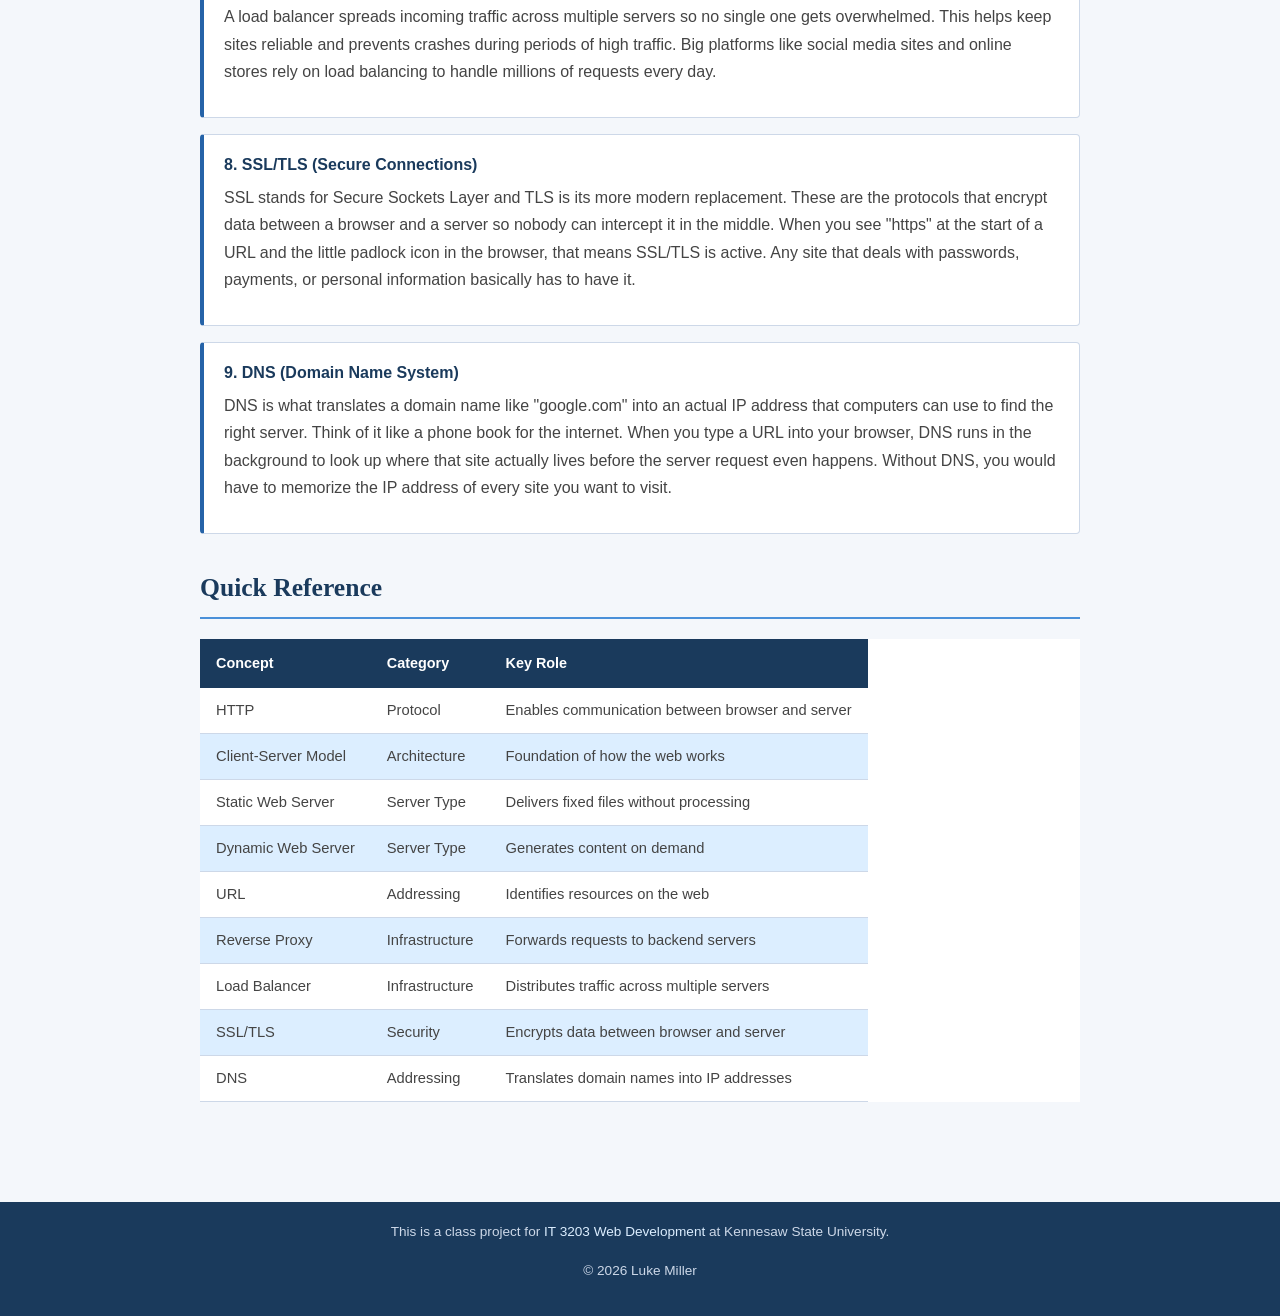
<file: key-concepts.html>
<!DOCTYPE html>
<html lang="en">
<head>
    <meta charset="UTF-8">
    <meta name="viewport" content="width=device-width, initial-scale=1.0">
    <title>Key Concepts - Web Servers</title>
    <link rel="stylesheet" href="styles.css">
</head>
<body>
<div class="page-wrapper">

    <header>
        <div class="header-text"><h1>Web Servers</h1>
        <p>IT 3203 Web Development Project, Luke Miller</p></div>
        <button class="menu-toggle" id="menu-toggle" aria-expanded="false" aria-controls="main-nav">Menu</button>
    </header>

    <nav id="main-nav">
        <ul>
            <li><a href="index.html">Home</a></li>
            <li><a href="how-servers-work.html">How Servers Work</a></li>
            <li><a href="history.html">History &amp; Evolution</a></li>
            <li><a href="key-concepts.html" class="active">Key Concepts</a></li>
            <li><a href="quiz.html">Quiz</a></li>
            <li><a href="references.html">References</a></li>
            <li><a href="about.html">About</a></li>
        </ul>
    </nav>

    <main>

        <div id="page-intro">
            <h2 class="section-title">Key Concepts</h2>
            <p>
                This page covers seven key concepts that are important to understand when learning
                about web servers. Knowing these terms makes it a lot easier to follow along with
                how the web actually works behind the scenes.
            </p>
        </div>

        <!-- concept 1 -->
        <div class="key-term">
            <h3>1. HTTP (HyperText Transfer Protocol)</h3>
            <p>
                HTTP is the protocol that browsers and web servers use to communicate with each other.
                When you visit a website, your browser sends an HTTP request and the server sends back
                an HTTP response with the content you asked for. HTTPS is just the secure version of
                HTTP that encrypts the data so it cannot be intercepted.
            </p>
        </div>

        <!-- concept 2 -->
        <div class="key-term">
            <h3>2. Client-Server Model</h3>
            <p>
                The client-server model is the core architecture the web is built on. The
                <strong>client</strong>, usually a web browser, sends a request for content, and
                the <strong>server</strong> sends back whatever was asked for. This model has been
                around since the very first web server at CERN and is still the standard today.
            </p>
        </div>

        <!-- concept 3 -->
        <div class="key-term">
            <h3>3. Static Web Server</h3>
            <p>
                A static web server just stores files and sends them as-is when someone requests them.
                There is no processing happening on the server side. Static servers are fast, easy to
                set up, and work well for sites that do not need user accounts or live data, like
                portfolios or documentation pages.
            </p>
        </div>

        <!-- concept 4 -->
        <div class="key-term">
            <h3>4. Dynamic Web Server</h3>
            <p>
                A dynamic web server builds content on the fly based on what the user is asking for.
                It works with an <strong>application server</strong> and a <strong>database</strong>
                to put together a personalized response. Social media, shopping sites, and anything
                with a login system all need dynamic web servers to function.
            </p>
        </div>

        <!-- concept 5 -->
        <div class="key-term">
            <h3>5. URL (Uniform Resource Locator)</h3>
            <p>
                A URL is just the address for a resource on the web. When you type one into a browser,
                it uses that address to figure out which server to contact and what specific file to
                ask for. A typical URL includes a protocol like http or https, a domain name, and
                a path to the specific file.
            </p>
        </div>

        <!-- concept 6 -->
        <div class="key-term">
            <h3>6. Reverse Proxy</h3>
            <p>
                A reverse proxy is a server that sits in front of other web servers and passes
                client requests to them. It is used to improve performance, add a layer of security,
                and make scaling easier. Nginx is a good example of a server that is often used
                as a reverse proxy to route traffic to the right backend server.
            </p>
        </div>

        <!-- concept 7 -->
        <div class="key-term">
            <h3>7. Load Balancer</h3>
            <p>
                A load balancer spreads incoming traffic across multiple servers so no single one
                gets overwhelmed. This helps keep sites reliable and prevents crashes during periods
                of high traffic. Big platforms like social media sites and online stores rely on
                load balancing to handle millions of requests every day.
            </p>
        </div>

        <!-- concept 8 -->
        <div class="key-term">
            <h3>8. SSL/TLS (Secure Connections)</h3>
            <p>
                SSL stands for Secure Sockets Layer and TLS is its more modern replacement. These are
                the protocols that encrypt data between a browser and a server so nobody can intercept it
                in the middle. When you see "https" at the start of a URL and the little padlock icon
                in the browser, that means SSL/TLS is active. Any site that deals with passwords,
                payments, or personal information basically has to have it.
            </p>
        </div>

        <!-- concept 9 -->
        <div class="key-term">
            <h3>9. DNS (Domain Name System)</h3>
            <p>
                DNS is what translates a domain name like "google.com" into an actual IP address that
                computers can use to find the right server. Think of it like a phone book for the internet.
                When you type a URL into your browser, DNS runs in the background to look up where that
                site actually lives before the server request even happens. Without DNS, you would have
                to memorize the IP address of every site you want to visit.
            </p>
        </div>

        <!-- quick reference table -->
        <h2 class="section-title" style="margin-top: 32px;">Quick Reference</h2>
        <table>
            <thead>
                <tr>
                    <th>Concept</th>
                    <th>Category</th>
                    <th>Key Role</th>
                </tr>
            </thead>
            <tbody>
                <tr>
                    <td>HTTP</td>
                    <td>Protocol</td>
                    <td>Enables communication between browser and server</td>
                </tr>
                <tr>
                    <td>Client-Server Model</td>
                    <td>Architecture</td>
                    <td>Foundation of how the web works</td>
                </tr>
                <tr>
                    <td>Static Web Server</td>
                    <td>Server Type</td>
                    <td>Delivers fixed files without processing</td>
                </tr>
                <tr>
                    <td>Dynamic Web Server</td>
                    <td>Server Type</td>
                    <td>Generates content on demand</td>
                </tr>
                <tr>
                    <td>URL</td>
                    <td>Addressing</td>
                    <td>Identifies resources on the web</td>
                </tr>
                <tr>
                    <td>Reverse Proxy</td>
                    <td>Infrastructure</td>
                    <td>Forwards requests to backend servers</td>
                </tr>
                <tr>
                    <td>Load Balancer</td>
                    <td>Infrastructure</td>
                    <td>Distributes traffic across multiple servers</td>
                </tr>
                <tr>
                    <td>SSL/TLS</td>
                    <td>Security</td>
                    <td>Encrypts data between browser and server</td>
                </tr>
                <tr>
                    <td>DNS</td>
                    <td>Addressing</td>
                    <td>Translates domain names into IP addresses</td>
                </tr>
            </tbody>
        </table>

    </main>

    <footer>
        <p>This is a class project for <a href="https://ksuweb.github.io/IT3203/" target="_blank">IT 3203 Web Development</a> at Kennesaw State University.</p>
        <p style="margin-top: 6px;">&copy; 2026 Luke Miller</p>
    </footer>

</div>
<script src="main.js"></script>
</body>
</html>
</file>
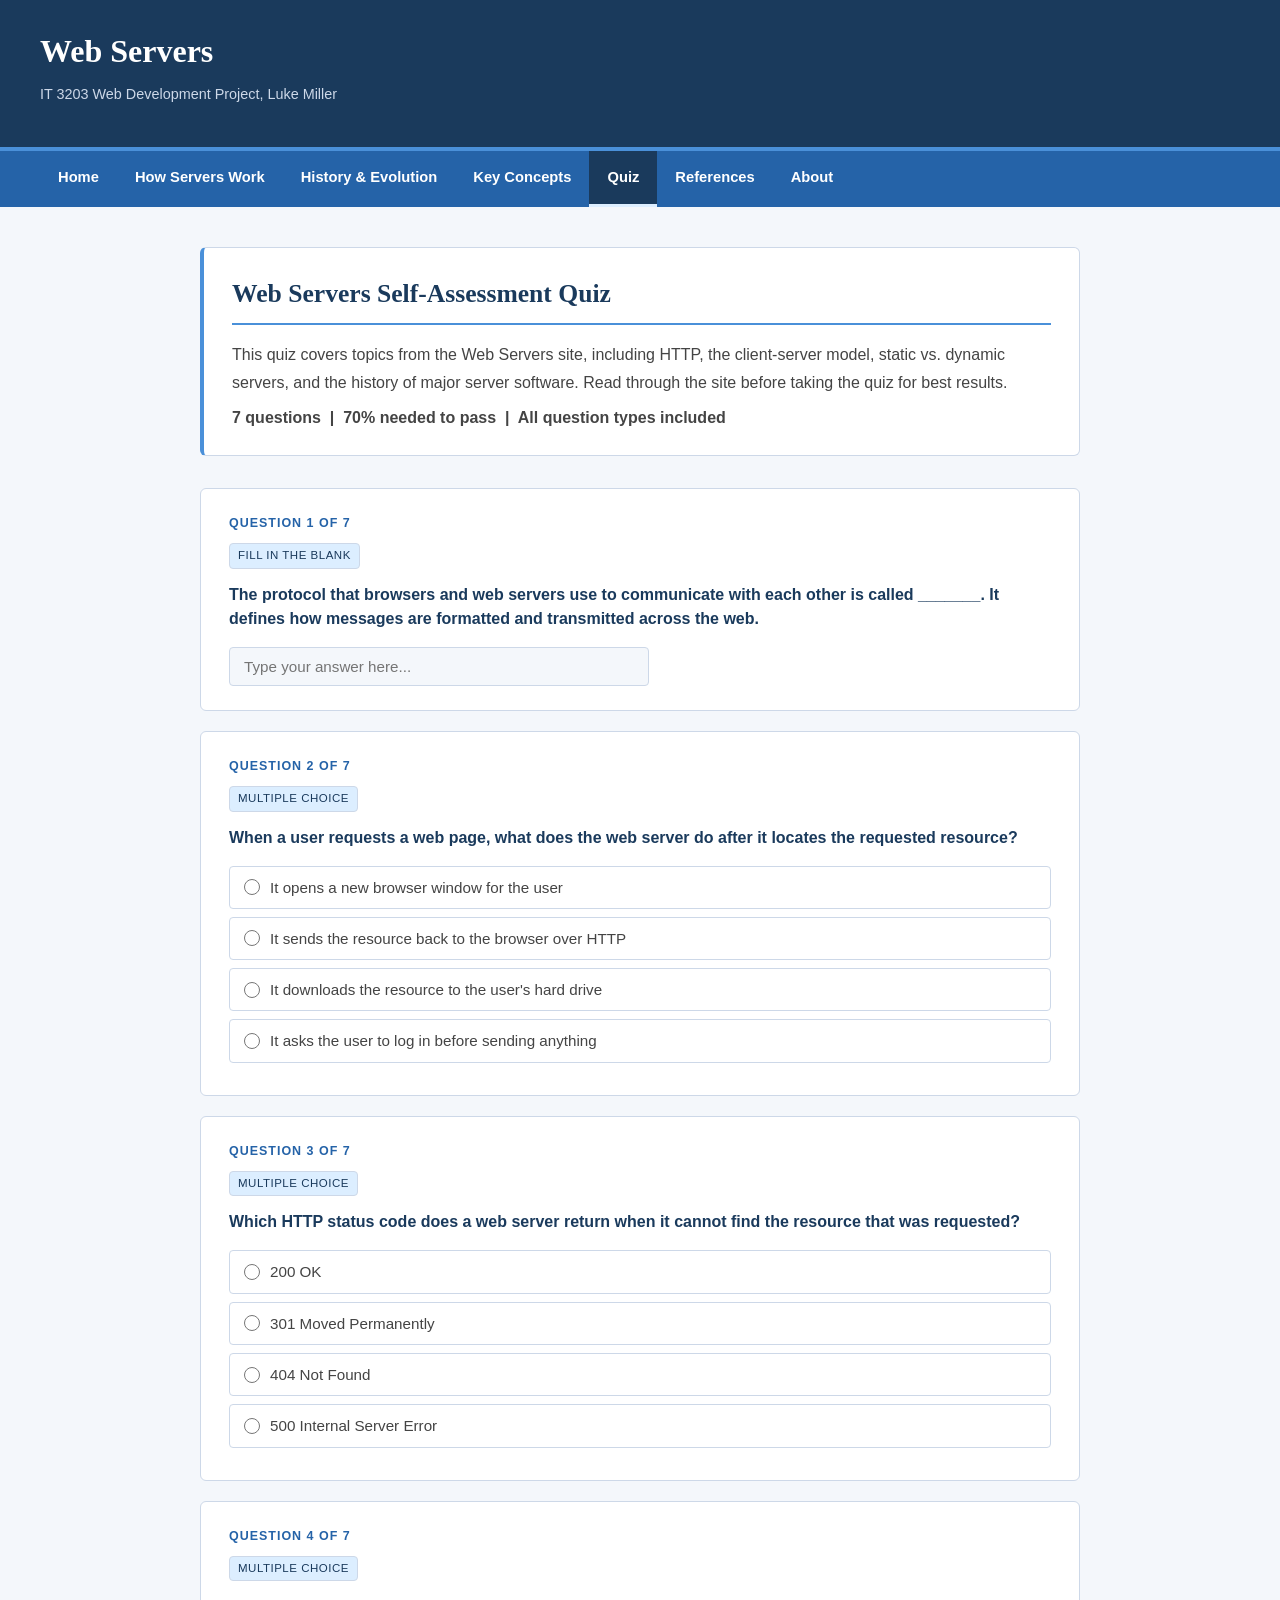
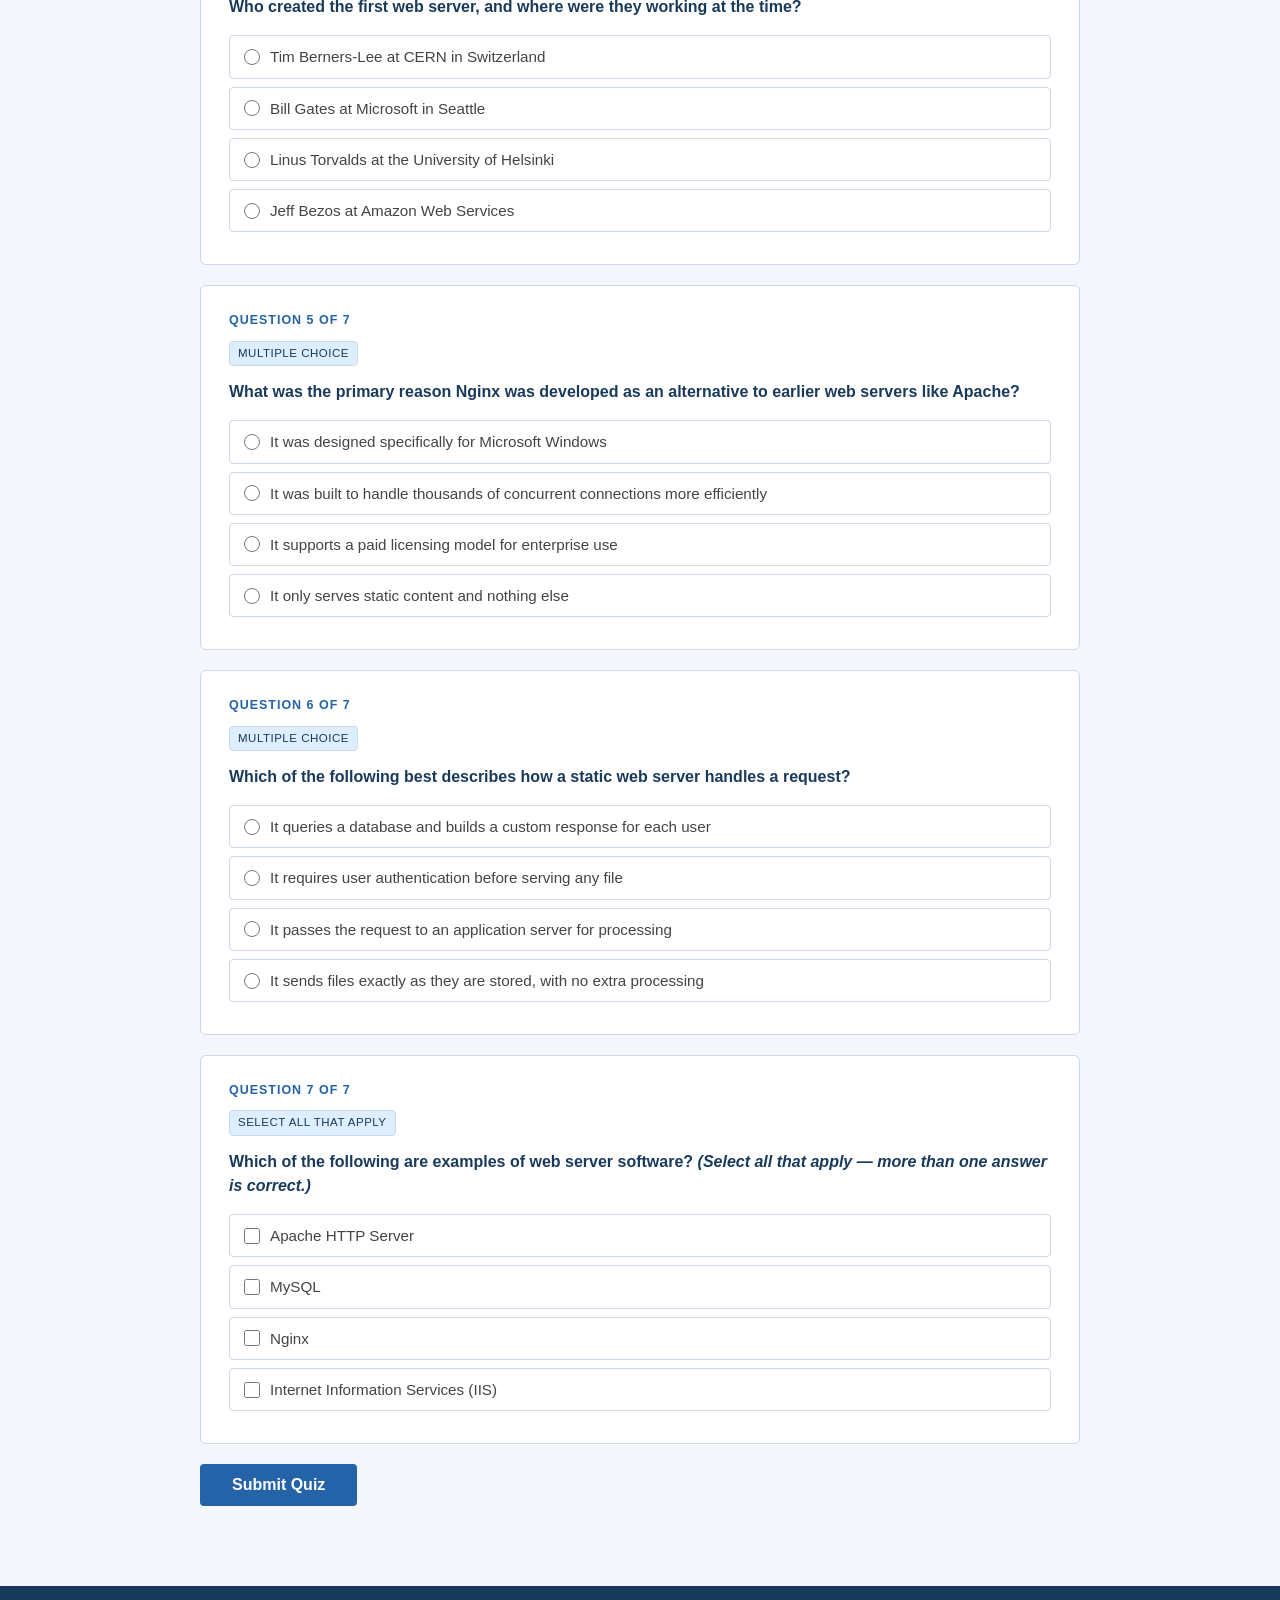
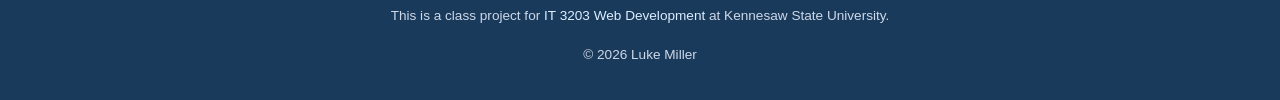
<file: quiz.html>
<!DOCTYPE html>
<html lang="en">
<head>
    <meta charset="UTF-8">
    <meta name="viewport" content="width=device-width, initial-scale=1.0">
    <title>Quiz - Web Servers</title>
    <link rel="stylesheet" href="styles.css">
    <style>
        /* =============================================
           QUIZ PAGE SPECIFIC STYLES
           Luke Miller - IT 3203 Web Development
           ============================================= */

        /* quiz intro box */
        #quiz-intro {
            background-color: white;
            border: 1px solid var(--gray-mid);
            border-left: 4px solid var(--blue-light);
            border-radius: 6px;
            padding: 24px 28px;
            margin-bottom: 32px;
        }

        #quiz-intro p {
            margin-bottom: 8px;
        }

        #quiz-intro p:last-child {
            margin-bottom: 0;
        }

        /* individual question card */
        .question-card {
            background-color: white;
            border: 1px solid var(--gray-mid);
            border-radius: 6px;
            padding: 24px 28px;
            margin-bottom: 20px;
            transition: border-color 0.2s;
        }

        .question-card:focus-within {
            border-color: var(--blue-light);
        }

        /* question number label */
        .question-number {
            font-size: 0.78rem;
            font-weight: bold;
            text-transform: uppercase;
            letter-spacing: 1px;
            color: var(--blue-mid);
            margin-bottom: 6px;
        }

        /* question text */
        .question-text {
            font-size: 1rem;
            font-weight: bold;
            color: var(--blue-dark);
            margin-bottom: 16px;
            line-height: 1.5;
        }

        /* type label badge */
        .question-type-badge {
            display: inline-block;
            font-size: 0.72rem;
            background-color: var(--blue-pale);
            color: var(--blue-dark);
            border: 1px solid var(--gray-mid);
            border-radius: 4px;
            padding: 2px 8px;
            margin-bottom: 14px;
            font-weight: normal;
            text-transform: uppercase;
            letter-spacing: 0.5px;
        }

        /* radio and checkbox option rows */
        .option-row {
            display: flex;
            align-items: center;
            gap: 10px;
            padding: 10px 14px;
            border: 1px solid var(--gray-mid);
            border-radius: 4px;
            margin-bottom: 8px;
            cursor: pointer;
            transition: background-color 0.15s, border-color 0.15s;
        }

        .option-row:hover {
            background-color: var(--blue-pale);
            border-color: var(--blue-light);
        }

        .option-row input[type="radio"],
        .option-row input[type="checkbox"] {
            accent-color: var(--blue-mid);
            width: 16px;
            height: 16px;
            cursor: pointer;
            flex-shrink: 0;
        }

        .option-row label {
            cursor: pointer;
            font-size: 0.95rem;
            color: var(--gray-text);
            line-height: 1.4;
        }

        /* fill in the blank text input */
        .fill-blank-input {
            width: 100%;
            max-width: 420px;
            padding: 10px 14px;
            border: 1px solid var(--gray-mid);
            border-radius: 4px;
            font-family: 'Trebuchet MS', sans-serif;
            font-size: 0.95rem;
            color: var(--gray-text);
            background-color: var(--gray-light);
            transition: border-color 0.2s, background-color 0.2s;
        }

        .fill-blank-input:focus {
            outline: none;
            border-color: var(--blue-mid);
            background-color: white;
        }

        /* submit and reset buttons */
        .quiz-actions {
            display: flex;
            gap: 16px;
            align-items: center;
            margin-top: 8px;
            flex-wrap: wrap;
        }

        .btn-submit {
            background-color: var(--blue-mid);
            color: white;
            border: none;
            padding: 12px 32px;
            border-radius: 4px;
            font-family: 'Trebuchet MS', sans-serif;
            font-size: 1rem;
            font-weight: bold;
            cursor: pointer;
            transition: background-color 0.2s;
        }

        .btn-submit:hover {
            background-color: var(--blue-dark);
        }

        .btn-reset {
            background-color: white;
            color: var(--blue-mid);
            border: 2px solid var(--blue-mid);
            padding: 10px 28px;
            border-radius: 4px;
            font-family: 'Trebuchet MS', sans-serif;
            font-size: 1rem;
            font-weight: bold;
            cursor: pointer;
            transition: background-color 0.2s, color 0.2s;
            display: none; /* hidden until quiz is graded */
        }

        .btn-reset:hover {
            background-color: var(--blue-pale);
        }

        /* =============================================
           RESULTS SECTION (shown after submission)
           ============================================= */

        #quiz-results {
            display: none; /* hidden until graded */
            background-color: white;
            border: 1px solid var(--gray-mid);
            border-radius: 6px;
            padding: 28px;
            margin-bottom: 28px;
        }

        /* score summary banner */
        .score-banner {
            display: flex;
            align-items: center;
            justify-content: space-between;
            flex-wrap: wrap;
            gap: 16px;
            padding: 20px 24px;
            border-radius: 6px;
            margin-bottom: 24px;
        }

        /* green for pass */
        .score-banner.pass {
            background-color: #e8f5e9;
            border: 2px solid #4caf50;
        }

        /* red for fail */
        .score-banner.fail {
            background-color: #ffebee;
            border: 2px solid #e53935;
        }

        .score-banner .result-label {
            font-family: Georgia, serif;
            font-size: 1.5rem;
            font-weight: bold;
        }

        .score-banner.pass .result-label {
            color: #2e7d32;
        }

        .score-banner.fail .result-label {
            color: #b71c1c;
        }

        .score-banner .score-number {
            font-size: 1.1rem;
            font-weight: bold;
            color: var(--gray-text);
        }

        .score-banner .score-pct {
            font-size: 2rem;
            font-weight: bold;
        }

        .score-banner.pass .score-pct {
            color: #2e7d32;
        }

        .score-banner.fail .score-pct {
            color: #b71c1c;
        }

        /* per-question result rows */
        .result-breakdown {
            margin-top: 8px;
        }

        .result-breakdown h3 {
            font-family: Georgia, serif;
            color: var(--blue-dark);
            font-size: 1.1rem;
            margin-bottom: 14px;
            padding-bottom: 6px;
            border-bottom: 2px solid var(--gray-mid);
        }

        .result-item {
            border: 1px solid var(--gray-mid);
            border-radius: 4px;
            padding: 14px 16px;
            margin-bottom: 10px;
            position: relative;
            padding-left: 50px;
        }

        /* correct result */
        .result-item.correct {
            background-color: #f1f8e9;
            border-color: #81c784;
        }

        /* incorrect result */
        .result-item.incorrect {
            background-color: #fff3f3;
            border-color: #e57373;
        }

        /* icon badge on left side */
        .result-item::before {
            position: absolute;
            left: 14px;
            top: 14px;
            font-size: 1.1rem;
            font-weight: bold;
        }

        .result-item.correct::before {
            content: "✓";
            color: #388e3c;
        }

        .result-item.incorrect::before {
            content: "✗";
            color: #c62828;
        }

        .result-item .result-q-text {
            font-weight: bold;
            font-size: 0.9rem;
            color: var(--blue-dark);
            margin-bottom: 4px;
        }

        .result-item .result-status {
            font-size: 0.85rem;
            font-weight: bold;
            margin-bottom: 4px;
        }

        .result-item.correct .result-status {
            color: #2e7d32;
        }

        .result-item.incorrect .result-status {
            color: #c62828;
        }

        .result-item .result-your-answer {
            font-size: 0.85rem;
            color: var(--gray-text);
        }

        .result-item .result-correct-answer {
            font-size: 0.85rem;
            color: #2e7d32;
            font-weight: bold;
            margin-top: 2px;
        }

        /* highlight correct/incorrect option rows after grading */
        .option-row.graded-correct {
            background-color: #e8f5e9;
            border-color: #81c784;
        }

        .option-row.graded-incorrect {
            background-color: #ffebee;
            border-color: #e57373;
        }

        .option-row.graded-missed {
            background-color: #fff8e1;
            border-color: #ffd54f;
            font-style: italic;
        }
    </style>
</head>
<body>

<div class="page-wrapper">

    <!-- header -->
    <header>
        <div class="header-text"><h1>Web Servers</h1>
        <p>IT 3203 Web Development Project, Luke Miller</p></div>
        <button class="menu-toggle" id="menu-toggle" aria-expanded="false" aria-controls="main-nav">Menu</button>
    </header>

    <!-- navigation - quiz added to menu -->
    <nav id="main-nav">
        <ul>
            <li><a href="index.html">Home</a></li>
            <li><a href="how-servers-work.html">How Servers Work</a></li>
            <li><a href="history.html">History &amp; Evolution</a></li>
            <li><a href="key-concepts.html">Key Concepts</a></li>
            <li><a href="quiz.html" class="active">Quiz</a></li>
            <li><a href="references.html">References</a></li>
            <li><a href="about.html">About</a></li>
        </ul>
    </nav>

    <main>

        <!-- quiz intro -->
        <div id="quiz-intro">
            <h2 class="section-title">Web Servers Self-Assessment Quiz</h2>
            <p>
                This quiz covers topics from the Web Servers site, including HTTP, the client-server model,
                static vs. dynamic servers, and the history of major server software. Read through
                the site before taking the quiz for best results.
            </p>
            <p>
                <strong>7 questions &nbsp;|&nbsp; 70% needed to pass &nbsp;|&nbsp; All question types included</strong>
            </p>
        </div>

        <!-- ============================================================
             RESULTS SECTION - hidden by default, shown after submission
             ============================================================ -->
        <div id="quiz-results">
            <!-- score banner injected by JS here -->
            <div class="result-breakdown">
                <h3>Question-by-Question Breakdown</h3>
                <!-- result items injected by JS here -->
                <div id="result-items-container"></div>
            </div>
        </div>

        <!-- ============================================================
             QUIZ FORM
             ============================================================ -->
        <form id="quiz-form" novalidate>

            <!-- -------------------------------------------------------
                 Q1: Fill in the blank
                 Correct answer: HTTP (case-insensitive, also accept HTTPS)
                 ------------------------------------------------------- -->
            <div class="question-card" id="card-q1">
                <p class="question-number">Question 1 of 7</p>
                <span class="question-type-badge">Fill in the Blank</span>
                <p class="question-text">
                    The protocol that browsers and web servers use to communicate with each other is called
                    <strong>_______</strong>. It defines how messages are formatted and transmitted across the web.
                </p>
                <input
                    type="text"
                    id="q1"
                    name="q1"
                    class="fill-blank-input"
                    placeholder="Type your answer here..."
                    autocomplete="off"
                >
            </div>

            <!-- -------------------------------------------------------
                 Q2: Multiple choice (one correct)
                 Correct: b - sends the resource back to the browser
                 ------------------------------------------------------- -->
            <div class="question-card" id="card-q2">
                <p class="question-number">Question 2 of 7</p>
                <span class="question-type-badge">Multiple Choice</span>
                <p class="question-text">
                    When a user requests a web page, what does the web server do after it locates the requested resource?
                </p>
                <div class="option-row" id="row-q2a">
                    <input type="radio" name="q2" id="q2a" value="a">
                    <label for="q2a">It opens a new browser window for the user</label>
                </div>
                <div class="option-row" id="row-q2b">
                    <input type="radio" name="q2" id="q2b" value="b">
                    <label for="q2b">It sends the resource back to the browser over HTTP</label>
                </div>
                <div class="option-row" id="row-q2c">
                    <input type="radio" name="q2" id="q2c" value="c">
                    <label for="q2c">It downloads the resource to the user's hard drive</label>
                </div>
                <div class="option-row" id="row-q2d">
                    <input type="radio" name="q2" id="q2d" value="d">
                    <label for="q2d">It asks the user to log in before sending anything</label>
                </div>
            </div>

            <!-- -------------------------------------------------------
                 Q3: Multiple choice (one correct)
                 Correct: c - 404 Not Found
                 ------------------------------------------------------- -->
            <div class="question-card" id="card-q3">
                <p class="question-number">Question 3 of 7</p>
                <span class="question-type-badge">Multiple Choice</span>
                <p class="question-text">
                    Which HTTP status code does a web server return when it cannot find the resource that was requested?
                </p>
                <div class="option-row" id="row-q3a">
                    <input type="radio" name="q3" id="q3a" value="a">
                    <label for="q3a">200 OK</label>
                </div>
                <div class="option-row" id="row-q3b">
                    <input type="radio" name="q3" id="q3b" value="b">
                    <label for="q3b">301 Moved Permanently</label>
                </div>
                <div class="option-row" id="row-q3c">
                    <input type="radio" name="q3" id="q3c" value="c">
                    <label for="q3c">404 Not Found</label>
                </div>
                <div class="option-row" id="row-q3d">
                    <input type="radio" name="q3" id="q3d" value="d">
                    <label for="q3d">500 Internal Server Error</label>
                </div>
            </div>

            <!-- -------------------------------------------------------
                 Q4: Multiple choice (one correct)
                 Correct: a - Tim Berners-Lee at CERN
                 ------------------------------------------------------- -->
            <div class="question-card" id="card-q4">
                <p class="question-number">Question 4 of 7</p>
                <span class="question-type-badge">Multiple Choice</span>
                <p class="question-text">
                    Who created the first web server, and where were they working at the time?
                </p>
                <div class="option-row" id="row-q4a">
                    <input type="radio" name="q4" id="q4a" value="a">
                    <label for="q4a">Tim Berners-Lee at CERN in Switzerland</label>
                </div>
                <div class="option-row" id="row-q4b">
                    <input type="radio" name="q4" id="q4b" value="b">
                    <label for="q4b">Bill Gates at Microsoft in Seattle</label>
                </div>
                <div class="option-row" id="row-q4c">
                    <input type="radio" name="q4" id="q4c" value="c">
                    <label for="q4c">Linus Torvalds at the University of Helsinki</label>
                </div>
                <div class="option-row" id="row-q4d">
                    <input type="radio" name="q4" id="q4d" value="d">
                    <label for="q4d">Jeff Bezos at Amazon Web Services</label>
                </div>
            </div>

            <!-- -------------------------------------------------------
                 Q5: Multiple choice (one correct)
                 Correct: b - Nginx was designed to handle high traffic
                 ------------------------------------------------------- -->
            <div class="question-card" id="card-q5">
                <p class="question-number">Question 5 of 7</p>
                <span class="question-type-badge">Multiple Choice</span>
                <p class="question-text">
                    What was the primary reason Nginx was developed as an alternative to earlier web servers like Apache?
                </p>
                <div class="option-row" id="row-q5a">
                    <input type="radio" name="q5" id="q5a" value="a">
                    <label for="q5a">It was designed specifically for Microsoft Windows</label>
                </div>
                <div class="option-row" id="row-q5b">
                    <input type="radio" name="q5" id="q5b" value="b">
                    <label for="q5b">It was built to handle thousands of concurrent connections more efficiently</label>
                </div>
                <div class="option-row" id="row-q5c">
                    <input type="radio" name="q5" id="q5c" value="c">
                    <label for="q5c">It supports a paid licensing model for enterprise use</label>
                </div>
                <div class="option-row" id="row-q5d">
                    <input type="radio" name="q5" id="q5d" value="d">
                    <label for="q5d">It only serves static content and nothing else</label>
                </div>
            </div>

            <!-- -------------------------------------------------------
                 Q6: Multiple choice (one correct)
                 Correct: d - A static server sends files as-is
                 ------------------------------------------------------- -->
            <div class="question-card" id="card-q6">
                <p class="question-number">Question 6 of 7</p>
                <span class="question-type-badge">Multiple Choice</span>
                <p class="question-text">
                    Which of the following best describes how a static web server handles a request?
                </p>
                <div class="option-row" id="row-q6a">
                    <input type="radio" name="q6" id="q6a" value="a">
                    <label for="q6a">It queries a database and builds a custom response for each user</label>
                </div>
                <div class="option-row" id="row-q6b">
                    <input type="radio" name="q6" id="q6b" value="b">
                    <label for="q6b">It requires user authentication before serving any file</label>
                </div>
                <div class="option-row" id="row-q6c">
                    <input type="radio" name="q6" id="q6c" value="c">
                    <label for="q6c">It passes the request to an application server for processing</label>
                </div>
                <div class="option-row" id="row-q6d">
                    <input type="radio" name="q6" id="q6d" value="d">
                    <label for="q6d">It sends files exactly as they are stored, with no extra processing</label>
                </div>
            </div>

            <!-- -------------------------------------------------------
                 Q7: Multi-select (more than one correct)
                 Correct: a, c, d
                 (Apache, Nginx, IIS are web server software — MySQL is a database)
                 ------------------------------------------------------- -->
            <div class="question-card" id="card-q7">
                <p class="question-number">Question 7 of 7</p>
                <span class="question-type-badge">Select All That Apply</span>
                <p class="question-text">
                    Which of the following are examples of web server software? <em>(Select all that apply — more than one answer is correct.)</em>
                </p>
                <div class="option-row" id="row-q7a">
                    <input type="checkbox" id="q7a" name="q7" value="a">
                    <label for="q7a">Apache HTTP Server</label>
                </div>
                <div class="option-row" id="row-q7b">
                    <input type="checkbox" id="q7b" name="q7" value="b">
                    <label for="q7b">MySQL</label>
                </div>
                <div class="option-row" id="row-q7c">
                    <input type="checkbox" id="q7c" name="q7" value="c">
                    <label for="q7c">Nginx</label>
                </div>
                <div class="option-row" id="row-q7d">
                    <input type="checkbox" id="q7d" name="q7" value="d">
                    <label for="q7d">Internet Information Services (IIS)</label>
                </div>
            </div>

            <!-- submit and reset buttons -->
            <div class="quiz-actions">
                <button type="button" class="btn-submit" id="btn-submit" onclick="gradeQuiz()">Submit Quiz</button>
                <button type="button" class="btn-reset" id="btn-reset" onclick="resetQuiz()">Retake Quiz</button>
            </div>

        </form>

    </main>

    <footer>
        <p>This is a class project for <a href="https://ksuweb.github.io/IT3203/" target="_blank">IT 3203 Web Development</a> at Kennesaw State University.</p>
        <p style="margin-top: 6px;">&copy; 2026 Luke Miller</p>
    </footer>

</div>

<!-- quiz javascript - Luke Miller -->
<script>

    // correct answers for each question
    var correctQ1 = "http"; // also accept https
    var correctQ2 = "b";
    var correctQ3 = "c";
    var correctQ4 = "a";
    var correctQ5 = "b";
    var correctQ6 = "d";
    // q7 is a checkbox question, correct ones are a, c, and d

    // this runs when the user clicks submit
    function gradeQuiz() {
        var score = 0;

        // object to store whether each question was right or wrong
        var results = {};

        // --- Q1: fill in the blank ---
        // grab what they typed, make it lowercase so HTTP and http both work
        var q1input = document.getElementById("q1").value.trim().toLowerCase();
        if (q1input === "http" || q1input === "https") {
            results.q1 = true;
            score++;
        } else {
            results.q1 = false;
        }

        // --- Q2: multiple choice ---
        var q2selected = document.querySelector('input[name="q2"]:checked');
        if (q2selected != null && q2selected.value === correctQ2) {
            results.q2 = true;
            score++;
        } else {
            results.q2 = false;
        }

        // --- Q3: multiple choice ---
        var q3selected = document.querySelector('input[name="q3"]:checked');
        if (q3selected != null && q3selected.value === correctQ3) {
            results.q3 = true;
            score++;
        } else {
            results.q3 = false;
        }

        // --- Q4: multiple choice ---
        var q4selected = document.querySelector('input[name="q4"]:checked');
        if (q4selected != null && q4selected.value === correctQ4) {
            results.q4 = true;
            score++;
        } else {
            results.q4 = false;
        }

        // --- Q5: multiple choice ---
        var q5selected = document.querySelector('input[name="q5"]:checked');
        if (q5selected != null && q5selected.value === correctQ5) {
            results.q5 = true;
            score++;
        } else {
            results.q5 = false;
        }

        // --- Q6: multiple choice ---
        var q6selected = document.querySelector('input[name="q6"]:checked');
        if (q6selected != null && q6selected.value === correctQ6) {
            results.q6 = true;
            score++;
        } else {
            results.q6 = false;
        }

        // --- Q7: checkboxes (select all that apply) ---
        // correct answers are a, c, and d. b (MySQL) is wrong
        var q7a = document.getElementById("q7a").checked;
        var q7b = document.getElementById("q7b").checked;
        var q7c = document.getElementById("q7c").checked;
        var q7d = document.getElementById("q7d").checked;

        // all three correct boxes must be checked and the wrong one must not be
        if (q7a === true && q7b === false && q7c === true && q7d === true) {
            results.q7 = true;
            score++;
        } else {
            results.q7 = false;
        }

        // figure out percent and if they passed
        var percent = Math.round((score / 7) * 100);
        var passed = percent >= 70;

        // show the results on the page
        showResults(results, score, percent, passed);
        colorOptions(results, q2selected, q3selected, q4selected, q5selected, q6selected, q7a, q7b, q7c, q7d);

        // disable inputs so they cant change answers after submitting
        var allInputs = document.querySelectorAll("#quiz-form input");
        for (var i = 0; i < allInputs.length; i++) {
            allInputs[i].disabled = true;
        }

        // hide submit, show reset
        document.getElementById("btn-submit").style.display = "none";
        document.getElementById("btn-reset").style.display = "inline-block";

        // scroll up so they see the results
        document.getElementById("quiz-results").scrollIntoView({ behavior: "smooth" });
    }

    // builds the results section and puts it on the page
    function showResults(results, score, percent, passed) {
        var resultsDiv = document.getElementById("quiz-results");
        resultsDiv.style.display = "block";

        // score banner - green for pass, red for fail
        var bannerClass = passed ? "pass" : "fail";
        var bannerText = passed ? "&#10003; PASS" : "&#10007; FAIL";

        var banner = "<div class='score-banner " + bannerClass + "'>";
        banner += "<span class='result-label'>" + bannerText + "</span>";
        banner += "<span class='score-number'>" + score + " / 7 correct</span>";
        banner += "<span class='score-pct'>" + percent + "%</span>";
        banner += "</div>";

        var breakdown = resultsDiv.querySelector(".result-breakdown");
        breakdown.insertAdjacentHTML("beforebegin", banner);

        // build each question result row
        var container = document.getElementById("result-items-container");
        container.innerHTML = "";

        // store question info for the breakdown display
        var qLabels = [
            "Fill in the Blank — The protocol browsers and servers use to communicate",
            "Multiple Choice — What does the server do after finding a resource?",
            "Multiple Choice — Which status code means the resource was not found?",
            "Multiple Choice — Who created the first web server and where?",
            "Multiple Choice — Why was Nginx developed?",
            "Multiple Choice — How does a static web server handle a request?",
            "Select All That Apply — Which of these are web server software?"
        ];

        var correctAnswers = [
            "HTTP (or HTTPS)",
            "It sends the resource back to the browser over HTTP",
            "404 Not Found",
            "Tim Berners-Lee at CERN in Switzerland",
            "Built to handle thousands of concurrent connections more efficiently",
            "Sends files exactly as stored, no extra processing",
            "Apache HTTP Server, Nginx, and IIS"
        ];

        var qKeys = ["q1", "q2", "q3", "q4", "q5", "q6", "q7"];

        for (var i = 0; i < qKeys.length; i++) {
            var q = qKeys[i];
            var isCorrect = results[q];
            var itemClass = isCorrect ? "correct" : "incorrect";
            var statusText = isCorrect ? "Correct" : "Incorrect";

            var html = "<div class='result-item " + itemClass + "'>";
            html += "<p class='result-q-text'>Q" + (i + 1) + ": " + qLabels[i] + "</p>";
            html += "<p class='result-status'>" + statusText + "</p>";

            // only show the correct answer if they got it wrong
            if (!isCorrect) {
                html += "<p class='result-correct-answer'>Correct answer: " + correctAnswers[i] + "</p>";
            }

            html += "</div>";
            container.innerHTML += html;
        }
    }

    // highlights the option rows green/red after grading
    function colorOptions(results, q2sel, q3sel, q4sel, q5sel, q6sel, q7a, q7b, q7c, q7d) {

        // Q1 - color the text input border
        var q1input = document.getElementById("q1");
        if (results.q1) {
            q1input.style.borderColor = "#4caf50";
            q1input.style.backgroundColor = "#f1f8e9";
        } else {
            q1input.style.borderColor = "#e53935";
            q1input.style.backgroundColor = "#fff3f3";
        }

        // Q2 - mark correct row green, wrong row red if they picked wrong
        document.getElementById("row-q2b").classList.add("graded-correct");
        if (q2sel != null && q2sel.value !== "b") {
            document.getElementById("row-q2" + q2sel.value).classList.add("graded-incorrect");
        }

        // Q3
        document.getElementById("row-q3c").classList.add("graded-correct");
        if (q3sel != null && q3sel.value !== "c") {
            document.getElementById("row-q3" + q3sel.value).classList.add("graded-incorrect");
        }

        // Q4
        document.getElementById("row-q4a").classList.add("graded-correct");
        if (q4sel != null && q4sel.value !== "a") {
            document.getElementById("row-q4" + q4sel.value).classList.add("graded-incorrect");
        }

        // Q5
        document.getElementById("row-q5b").classList.add("graded-correct");
        if (q5sel != null && q5sel.value !== "b") {
            document.getElementById("row-q5" + q5sel.value).classList.add("graded-incorrect");
        }

        // Q6
        document.getElementById("row-q6d").classList.add("graded-correct");
        if (q6sel != null && q6sel.value !== "d") {
            document.getElementById("row-q6" + q6sel.value).classList.add("graded-incorrect");
        }

        // Q7 - go through each checkbox and color it
        // a, c, d are correct. b is wrong
        if (q7a) {
            document.getElementById("row-q7a").classList.add("graded-correct");
        } else {
            document.getElementById("row-q7a").classList.add("graded-missed"); // should have picked this
        }

        if (q7b) {
            document.getElementById("row-q7b").classList.add("graded-incorrect"); // mysql is not a web server
        }

        if (q7c) {
            document.getElementById("row-q7c").classList.add("graded-correct");
        } else {
            document.getElementById("row-q7c").classList.add("graded-missed");
        }

        if (q7d) {
            document.getElementById("row-q7d").classList.add("graded-correct");
        } else {
            document.getElementById("row-q7d").classList.add("graded-missed");
        }
    }

    // resets everything so the user can try again
    function resetQuiz() {

        // clear the form
        document.getElementById("quiz-form").reset();

        // re-enable all the inputs
        var allInputs = document.querySelectorAll("#quiz-form input");
        for (var i = 0; i < allInputs.length; i++) {
            allInputs[i].disabled = false;
        }

        // remove color classes from all option rows
        var rows = document.querySelectorAll(".option-row");
        for (var i = 0; i < rows.length; i++) {
            rows[i].classList.remove("graded-correct", "graded-incorrect", "graded-missed");
        }

        // reset the fill blank input colors
        document.getElementById("q1").style.borderColor = "";
        document.getElementById("q1").style.backgroundColor = "";

        // hide the results and clear them out
        var resultsDiv = document.getElementById("quiz-results");
        resultsDiv.style.display = "none";

        var banner = resultsDiv.querySelector(".score-banner");
        if (banner) {
            banner.remove();
        }

        document.getElementById("result-items-container").innerHTML = "";

        // swap buttons back
        document.getElementById("btn-submit").style.display = "inline-block";
        document.getElementById("btn-reset").style.display = "none";

        // scroll back up to the top
        document.getElementById("quiz-intro").scrollIntoView({ behavior: "smooth" });
    }

</script>

<script src="main.js"></script>
</body>
</html>
</file>
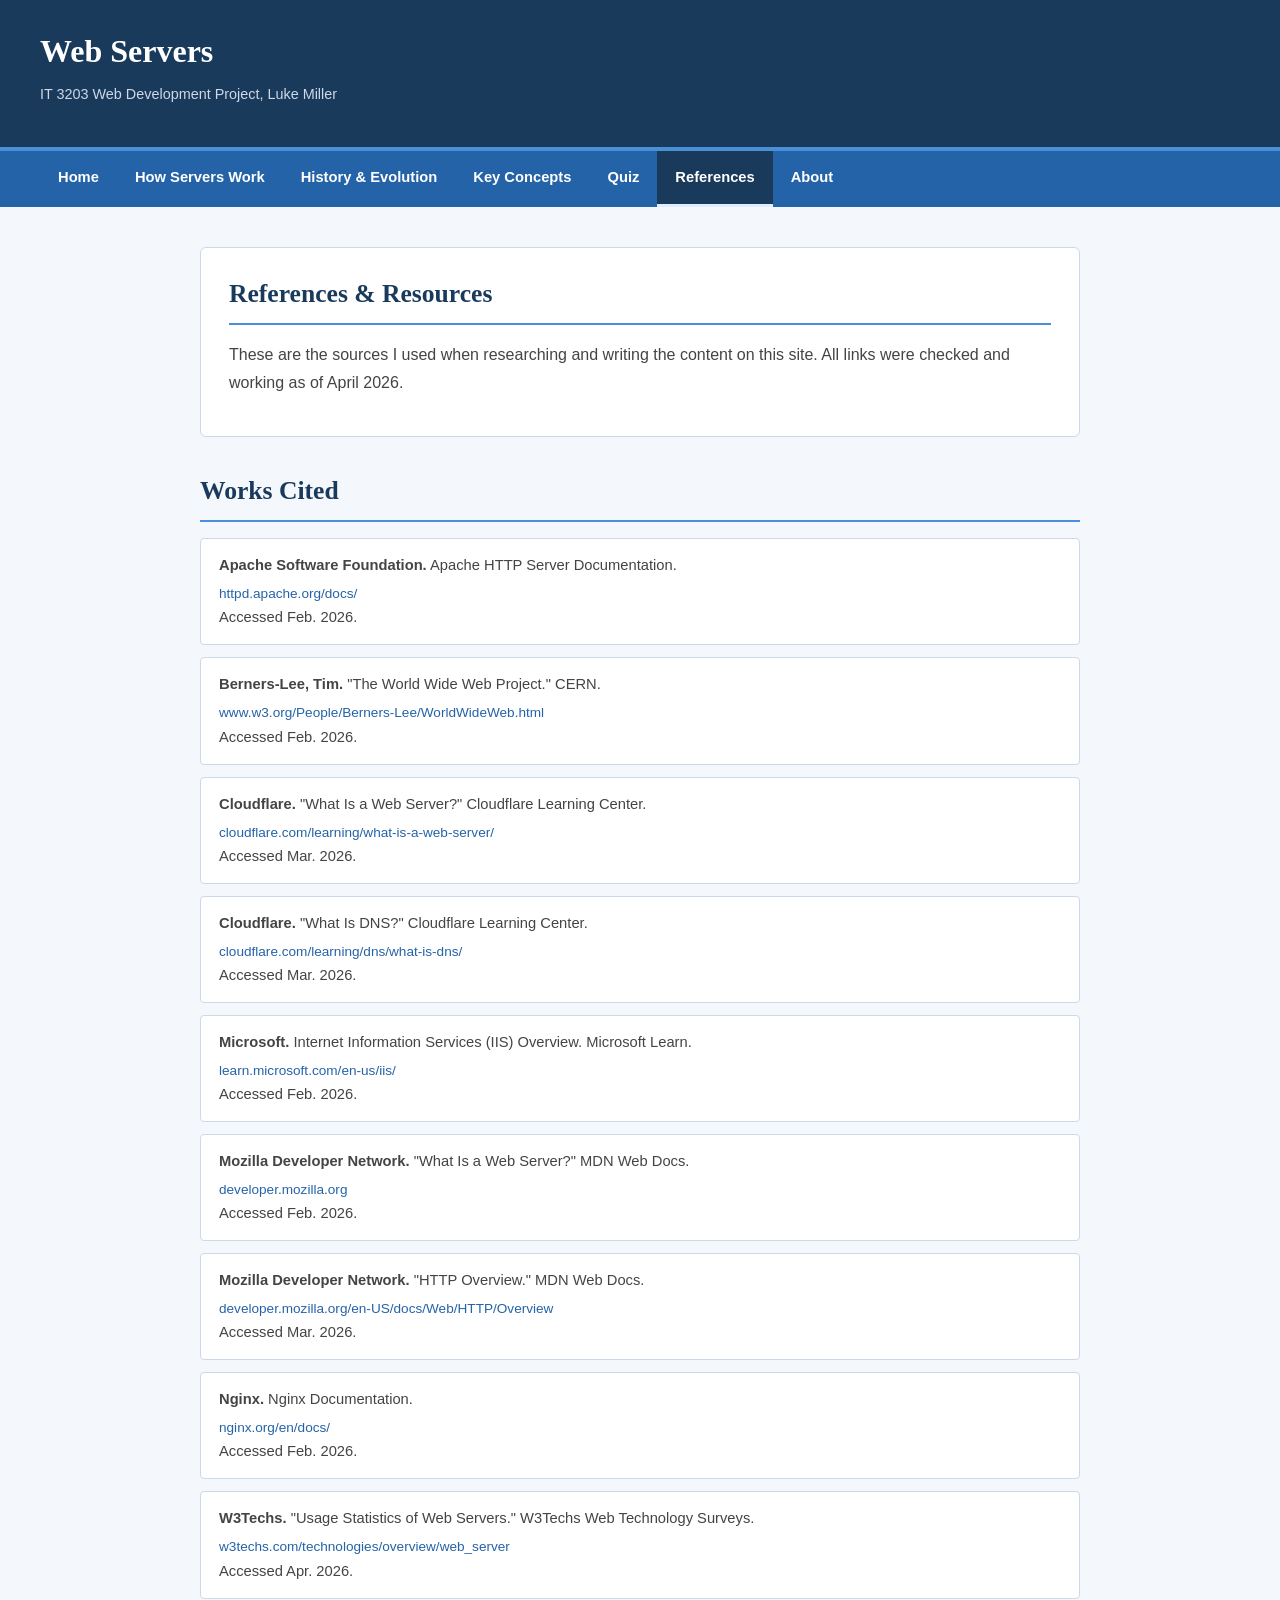
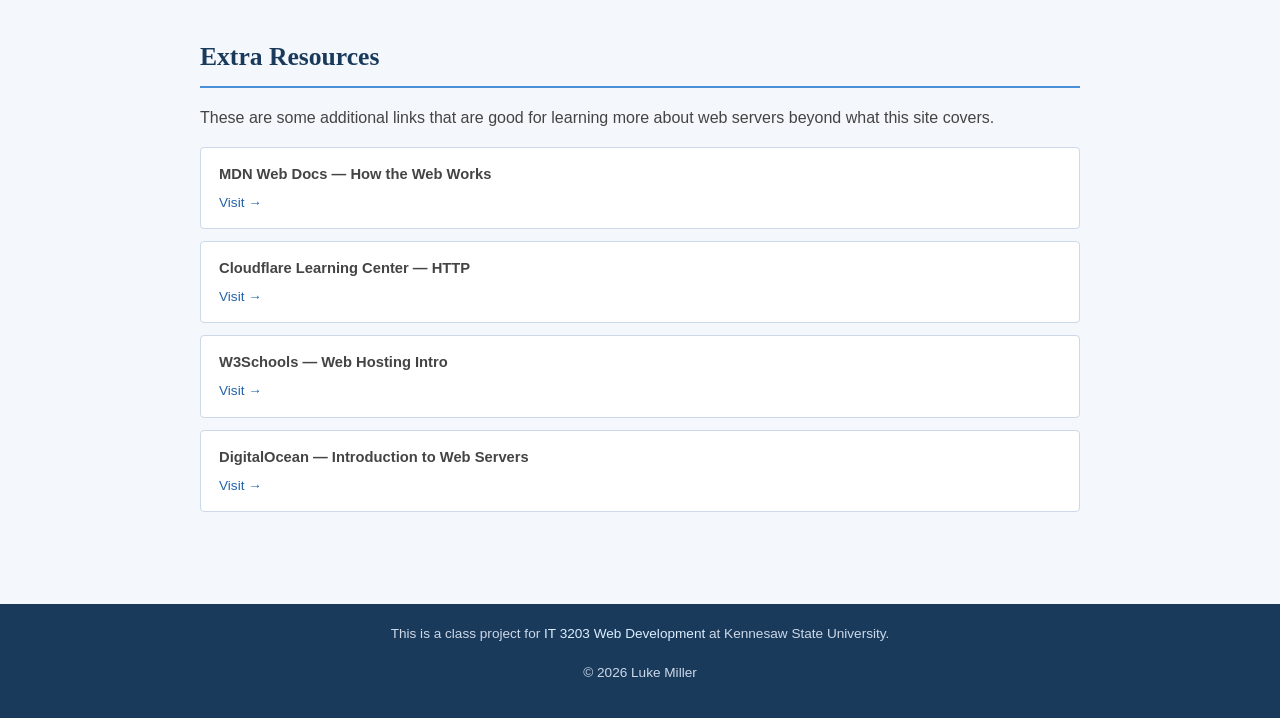
<file: references.html>
<!DOCTYPE html>
<html lang="en">
<head>
    <meta charset="UTF-8">
    <meta name="viewport" content="width=device-width, initial-scale=1.0">
    <title>References - Web Servers</title>
    <link rel="stylesheet" href="styles.css">
</head>
<body>
<div class="page-wrapper">

    <header>
        <div class="header-text"><h1>Web Servers</h1>
        <p>IT 3203 Web Development Project, Luke Miller</p></div>
        <button class="menu-toggle" id="menu-toggle" aria-expanded="false" aria-controls="main-nav">Menu</button>
    </header>

    <nav id="main-nav">
        <ul>
            <li><a href="index.html">Home</a></li>
            <li><a href="how-servers-work.html">How Servers Work</a></li>
            <li><a href="history.html">History &amp; Evolution</a></li>
            <li><a href="key-concepts.html">Key Concepts</a></li>
            <li><a href="quiz.html">Quiz</a></li>
            <li><a href="references.html" class="active">References</a></li>
            <li><a href="about.html">About</a></li>
        </ul>
    </nav>

    <main>

        <div id="page-intro">
            <h2 class="section-title">References &amp; Resources</h2>
            <p>
                These are the sources I used when researching and writing the content on this site.
                All links were checked and working as of April 2026.
            </p>
        </div>

        <h2 class="section-title">Works Cited</h2>

        <div class="reference-item">
            <strong>Apache Software Foundation.</strong> Apache HTTP Server Documentation.
            <a href="https://httpd.apache.org/docs/" target="_blank">httpd.apache.org/docs/</a>
            Accessed Feb. 2026.
        </div>

        <div class="reference-item">
            <strong>Berners-Lee, Tim.</strong> "The World Wide Web Project." CERN.
            <a href="https://www.w3.org/People/Berners-Lee/WorldWideWeb.html" target="_blank">www.w3.org/People/Berners-Lee/WorldWideWeb.html</a>
            Accessed Feb. 2026.
        </div>

        <div class="reference-item">
            <strong>Cloudflare.</strong> "What Is a Web Server?" Cloudflare Learning Center.
            <a href="https://www.cloudflare.com/learning/what-is-a-web-server/" target="_blank">cloudflare.com/learning/what-is-a-web-server/</a>
            Accessed Mar. 2026.
        </div>

        <div class="reference-item">
            <strong>Cloudflare.</strong> "What Is DNS?" Cloudflare Learning Center.
            <a href="https://www.cloudflare.com/learning/dns/what-is-dns/" target="_blank">cloudflare.com/learning/dns/what-is-dns/</a>
            Accessed Mar. 2026.
        </div>

        <div class="reference-item">
            <strong>Microsoft.</strong> Internet Information Services (IIS) Overview. Microsoft Learn.
            <a href="https://learn.microsoft.com/en-us/iis/" target="_blank">learn.microsoft.com/en-us/iis/</a>
            Accessed Feb. 2026.
        </div>

        <div class="reference-item">
            <strong>Mozilla Developer Network.</strong> "What Is a Web Server?" MDN Web Docs.
            <a href="https://developer.mozilla.org/en-US/docs/Learn/Common_questions/Web_mechanics/What_is_a_web_server" target="_blank">developer.mozilla.org</a>
            Accessed Feb. 2026.
        </div>

        <div class="reference-item">
            <strong>Mozilla Developer Network.</strong> "HTTP Overview." MDN Web Docs.
            <a href="https://developer.mozilla.org/en-US/docs/Web/HTTP/Overview" target="_blank">developer.mozilla.org/en-US/docs/Web/HTTP/Overview</a>
            Accessed Mar. 2026.
        </div>

        <div class="reference-item">
            <strong>Nginx.</strong> Nginx Documentation.
            <a href="https://nginx.org/en/docs/" target="_blank">nginx.org/en/docs/</a>
            Accessed Feb. 2026.
        </div>

        <div class="reference-item">
            <strong>W3Techs.</strong> "Usage Statistics of Web Servers." W3Techs Web Technology Surveys.
            <a href="https://w3techs.com/technologies/overview/web_server" target="_blank">w3techs.com/technologies/overview/web_server</a>
            Accessed Apr. 2026.
        </div>

        <h2 class="section-title" style="margin-top: 36px;">Extra Resources</h2>
        <p>These are some additional links that are good for learning more about web servers beyond what this site covers.</p>

        <div class="reference-item">
            <strong>MDN Web Docs — How the Web Works</strong>
            <a href="https://developer.mozilla.org/en-US/docs/Learn/Getting_started_with_the_web/How_the_Web_works" target="_blank">Visit →</a>
        </div>

        <div class="reference-item">
            <strong>Cloudflare Learning Center — HTTP</strong>
            <a href="https://www.cloudflare.com/learning/ddos/glossary/hypertext-transfer-protocol-http/" target="_blank">Visit →</a>
        </div>

        <div class="reference-item">
            <strong>W3Schools — Web Hosting Intro</strong>
            <a href="https://www.w3schools.com/whatis/whatis_hosting.asp" target="_blank">Visit →</a>
        </div>

        <div class="reference-item">
            <strong>DigitalOcean — Introduction to Web Servers</strong>
            <a href="https://www.digitalocean.com/community/tutorials/an-introduction-to-web-servers" target="_blank">Visit →</a>
        </div>

    </main>

    <footer>
        <p>This is a class project for <a href="https://ksuweb.github.io/IT3203/" target="_blank">IT 3203 Web Development</a> at Kennesaw State University.</p>
        <p style="margin-top: 6px;">&copy; 2026 Luke Miller</p>
    </footer>

</div>
<script src="main.js"></script>
</body>
</html>
</file>
<file: styles.css>
/* =============================================
   Web Servers Project - styles.css
   Luke Miller | IT 3203 Web Development
   Milestone 3: Added responsive/mobile design
   ============================================= */

/* color variables */
:root {
    --blue-dark: #1a3a5c;
    --blue-mid: #2563a8;
    --blue-light: #4a90d9;
    --blue-pale: #dceeff;
    --white: #ffffff;
    --gray-light: #f4f7fb;
    --gray-mid: #cdd8e8;
    --gray-text: #444444;
}

/* reset */
* {
    margin: 0;
    padding: 0;
    box-sizing: border-box;
}

body {
    font-family: 'Trebuchet MS', sans-serif;
    font-size: 16px;
    color: #444444;
    background-color: #f4f7fb;
    line-height: 1.7;
}

/* grid layout for the page */
.page-wrapper {
    display: grid;
    grid-template-rows: auto auto 1fr auto;
    grid-template-areas:
        "header"
        "nav"
        "main"
        "footer";
    min-height: 100vh;
}

/* header styles */
header {
    grid-area: header;
    background-color: #1a3a5c;
    color: white;
    padding: 24px 40px;
    border-bottom: 4px solid #4a90d9;
    display: flex;
    align-items: center;
    justify-content: space-between;
    flex-wrap: wrap;
    gap: 10px;
}

header h1 {
    font-family: Georgia, serif;
    font-size: 2rem;
}

header p {
    font-size: 0.9rem;
    color: #cdd8e8;
    margin-top: 4px;
}

/* wrapper for title and subtitle in header */
.header-text {
    display: flex;
    flex-direction: column;
}

/* hamburger button - hidden on desktop, shown on mobile */
.menu-toggle {
    display: none;
    background: none;
    border: 2px solid white;
    border-radius: 4px;
    color: white;
    font-size: 1.4rem;
    cursor: pointer;
    padding: 4px 10px;
    line-height: 1;
}

/* navigation */
nav {
    grid-area: nav;
    background-color: #2563a8;
}

nav ul {
    list-style: none;
    display: flex;
    flex-wrap: wrap;
    padding: 0 40px;
}

nav ul li a {
    display: block;
    padding: 14px 18px;
    color: white;
    text-decoration: none;
    font-size: 0.92rem;
    font-weight: bold;
    border-bottom: 3px solid transparent;
}

nav ul li a:hover {
    background-color: #1a3a5c;
    border-bottom: 3px solid #4a90d9;
}

nav ul li a.active {
    background-color: #1a3a5c;
    border-bottom: 3px solid #dceeff;
}

/* main content area */
main {
    grid-area: main;
    padding: 40px;
    max-width: 960px;
    width: 100%;
    margin: 0 auto;
}

.section-title {
    font-family: Georgia, serif;
    font-size: 1.6rem;
    color: #1a3a5c;
    margin-bottom: 16px;
    padding-bottom: 8px;
    border-bottom: 2px solid #4a90d9;
}

.sub-title {
    font-family: Georgia, serif;
    font-size: 1.2rem;
    color: #2563a8;
    margin: 24px 0 10px 0;
}

p {
    margin-bottom: 16px;
}

/* card grid */
.card-grid {
    display: grid;
    grid-template-columns: repeat(auto-fit, minmax(220px, 1fr));
    gap: 20px;
    margin: 24px 0;
}

.card {
    background-color: white;
    border: 1px solid #cdd8e8;
    border-left: 4px solid #4a90d9;
    border-radius: 6px;
    padding: 20px;
}

.card h3 {
    color: #1a3a5c;
    font-size: 1rem;
    margin-bottom: 8px;
}

/* lists */
ul.content-list {
    margin: 12px 0 20px 24px;
}

ul.content-list li {
    margin-bottom: 8px;
}

ol.content-list {
    margin: 12px 0 20px 24px;
}

ol.content-list li {
    margin-bottom: 8px;
}

/* table styles - scrollable on mobile */
table {
    width: 100%;
    border-collapse: collapse;
    margin: 20px 0;
    background-color: white;
    display: block;
    overflow-x: auto;
    -webkit-overflow-scrolling: touch;
}

th {
    background-color: #1a3a5c;
    color: white;
    padding: 12px 16px;
    text-align: left;
    font-size: 0.9rem;
    white-space: nowrap;
}

td {
    padding: 10px 16px;
    border-bottom: 1px solid #cdd8e8;
    font-size: 0.92rem;
}

tr:nth-child(even) {
    background-color: #dceeff;
}

#page-intro {
    background-color: white;
    border: 1px solid #cdd8e8;
    border-radius: 6px;
    padding: 24px 28px;
    margin-bottom: 32px;
}

.toc {
    background-color: white;
    border: 1px solid #cdd8e8;
    border-radius: 6px;
    padding: 20px 28px;
    display: inline-block;
    min-width: 260px;
    max-width: 100%;
    margin: 20px 0;
}

.toc h3 {
    color: #1a3a5c;
    margin-bottom: 12px;
    font-size: 1rem;
    text-transform: uppercase;
    letter-spacing: 1px;
}

.toc ol {
    margin-left: 20px;
}

.toc ol li {
    margin-bottom: 6px;
}

a {
    color: #2563a8;
    text-decoration: none;
}

a:hover {
    color: #1a3a5c;
    text-decoration: underline;
}

.key-term {
    background-color: white;
    border: 1px solid #cdd8e8;
    border-left: 4px solid #2563a8;
    border-radius: 4px;
    padding: 16px 20px;
    margin-bottom: 16px;
}

.key-term h3 {
    color: #1a3a5c;
    font-size: 1rem;
    margin-bottom: 6px;
}

.reference-item {
    background-color: white;
    border: 1px solid #cdd8e8;
    border-radius: 4px;
    padding: 14px 18px;
    margin-bottom: 12px;
    font-size: 0.92rem;
}

.reference-item a {
    font-size: 0.85rem;
    display: block;
    margin-top: 4px;
}

.about-grid {
    display: grid;
    grid-template-columns: 1fr 2fr;
    gap: 32px;
}

.skill-badge {
    display: inline-block;
    background-color: #dceeff;
    color: #1a3a5c;
    border: 1px solid #4a90d9;
    border-radius: 4px;
    padding: 4px 10px;
    font-size: 0.82rem;
    margin: 3px;
}

footer {
    grid-area: footer;
    background-color: #1a3a5c;
    color: #cdd8e8;
    text-align: center;
    padding: 18px 40px;
    font-size: 0.85rem;
    margin-top: 40px;
}

footer a {
    color: #dceeff;
}

footer a:hover {
    color: white;
}

/* =============================================
   MILESTONE 2 ADDITIONS
   ============================================= */

.stats-bar {
    display: grid;
    grid-template-columns: repeat(auto-fit, minmax(160px, 1fr));
    gap: 16px;
    margin: 28px 0;
}

.stat-card {
    background-color: var(--blue-dark);
    color: white;
    border-radius: 6px;
    padding: 20px 16px;
    text-align: center;
}

.stat-card .stat-number {
    font-family: Georgia, serif;
    font-size: 2rem;
    font-weight: bold;
    color: var(--blue-light);
    display: block;
    line-height: 1;
    margin-bottom: 6px;
}

.stat-card .stat-label {
    font-size: 0.82rem;
    color: var(--gray-mid);
    text-transform: uppercase;
    letter-spacing: 0.5px;
}

.callout {
    background-color: var(--blue-pale);
    border-left: 4px solid var(--blue-mid);
    border-radius: 0 6px 6px 0;
    padding: 16px 20px;
    margin: 24px 0;
    font-size: 0.95rem;
    color: var(--blue-dark);
}

.callout strong {
    display: block;
    margin-bottom: 4px;
    font-size: 0.8rem;
    text-transform: uppercase;
    letter-spacing: 1px;
    color: var(--blue-mid);
}

.callout.note {
    background-color: #fffde7;
    border-left-color: #f9a825;
    color: #4a3900;
}

.callout.note strong {
    color: #f9a825;
}

.page-hero {
    background: linear-gradient(135deg, var(--blue-dark) 0%, var(--blue-mid) 100%);
    color: white;
    border-radius: 6px;
    padding: 28px 32px;
    margin-bottom: 32px;
    position: relative;
    overflow: hidden;
}

.page-hero::after {
    content: "";
    position: absolute;
    right: -20px;
    top: -20px;
    width: 120px;
    height: 120px;
    border-radius: 50%;
    background-color: rgba(255,255,255,0.05);
}

.page-hero h2 {
    font-family: Georgia, serif;
    font-size: 1.6rem;
    margin-bottom: 10px;
    color: white;
    border: none;
    padding: 0;
}

.page-hero p {
    color: var(--blue-pale);
    margin-bottom: 0;
    font-size: 0.97rem;
    line-height: 1.6;
}

.two-col {
    display: grid;
    grid-template-columns: 1fr 1fr;
    gap: 20px;
    margin: 20px 0;
}

.method-badge {
    display: inline-block;
    font-family: monospace;
    font-size: 0.85rem;
    font-weight: bold;
    padding: 2px 8px;
    border-radius: 3px;
    background-color: var(--blue-dark);
    color: white;
}

tr.highlight-row td {
    font-weight: bold;
    color: var(--blue-dark);
}

/* =============================================
   MILESTONE 3 - RESPONSIVE AND MOBILE DESIGN

   This section implements media queries for
   two different screen sizes as required:
   1. Tablet screens (max-width: 768px)
   2. Phone screens (max-width: 480px)

   Best practices applied:
   - Mobile-friendly navigation with hamburger menu
   - Flexible grid layouts that stack on small screens
   - Readable font sizes at every screen size
   - Touch-friendly button and link sizing
   - Horizontally scrollable tables on small screens
   - Images scale down with max-width: 100%
   ============================================= */

/* make images responsive everywhere */
img {
    max-width: 100%;
    height: auto;
    display: block;
}

/* ---- MEDIA QUERY 1: Tablet (768px and below) ---- */
@media (max-width: 768px) {

    /* show the hamburger button on tablet */
    .menu-toggle {
        display: block;
    }

    /* reduce header padding */
    header {
        padding: 16px 20px;
    }

    header h1 {
        font-size: 1.5rem;
    }

    /* collapse nav into a dropdown on mobile */
    nav ul {
        display: none;
        flex-direction: column;
        padding: 0;
    }

    /* JS adds nav-open class to show the menu when hamburger is clicked */
    nav.nav-open ul {
        display: flex;
    }

    nav ul li {
        width: 100%;
        border-bottom: 1px solid rgba(255,255,255,0.1);
    }

    nav ul li a {
        padding: 14px 20px;
        border-bottom: none;
        border-left: 4px solid transparent;
    }

    nav ul li a:hover,
    nav ul li a.active {
        border-bottom: none;
        border-left: 4px solid #4a90d9;
        background-color: #1a3a5c;
    }

    /* reduce main padding */
    main {
        padding: 24px 20px;
    }

    /* smaller section titles */
    .section-title {
        font-size: 1.3rem;
    }

    /* page hero more compact */
    .page-hero {
        padding: 20px 22px;
    }

    .page-hero h2 {
        font-size: 1.3rem;
    }

    /* two column layouts stack to one */
    .two-col {
        grid-template-columns: 1fr;
    }

    /* about grid stacks */
    .about-grid {
        grid-template-columns: 1fr;
    }

    /* stats bar goes to 2 columns on tablet */
    .stats-bar {
        grid-template-columns: repeat(2, 1fr);
    }

    /* card grid adjusts */
    .card-grid {
        grid-template-columns: repeat(auto-fit, minmax(180px, 1fr));
    }

    /* toc box goes full width */
    .toc {
        display: block;
        width: 100%;
    }

    /* footer smaller padding */
    footer {
        padding: 16px 20px;
    }
}

/* ---- MEDIA QUERY 2: Phone (480px and below) ---- */
@media (max-width: 480px) {

    body {
        font-size: 15px;
    }

    /* even smaller header on phone */
    header {
        padding: 12px 16px;
    }

    header h1 {
        font-size: 1.2rem;
    }

    header p {
        font-size: 0.78rem;
    }

    /* tighter main padding */
    main {
        padding: 16px 12px;
    }

    /* compact page hero on phone */
    .page-hero {
        padding: 14px 16px;
        border-radius: 4px;
        margin-bottom: 20px;
    }

    .page-hero h2 {
        font-size: 1.1rem;
    }

    .page-hero p {
        font-size: 0.88rem;
    }

    /* smaller section title */
    .section-title {
        font-size: 1.1rem;
    }

    /* stats bar goes to single column on phone */
    .stats-bar {
        grid-template-columns: 1fr;
    }

    .stat-card .stat-number {
        font-size: 1.6rem;
    }

    /* cards go single column */
    .card-grid {
        grid-template-columns: 1fr;
    }

    /* compact cards */
    .card {
        padding: 14px 16px;
    }

    /* compact key terms */
    .key-term {
        padding: 12px 14px;
    }

    /* compact reference items */
    .reference-item {
        padding: 10px 14px;
    }

    /* compact callout */
    .callout {
        padding: 12px 14px;
        font-size: 0.88rem;
    }

    /* smaller table text */
    td {
        font-size: 0.82rem;
        padding: 8px 10px;
    }

    th {
        font-size: 0.8rem;
        padding: 10px 10px;
    }

    /* full width footer */
    footer {
        font-size: 0.78rem;
        padding: 12px 14px;
    }

    /* quiz submit button full width on phone */
    #submit-btn {
        width: 100%;
        padding: 14px;
        font-size: 1rem;
    }

    /* sub title smaller */
    .sub-title {
        font-size: 1.05rem;
    }
}
</file>
